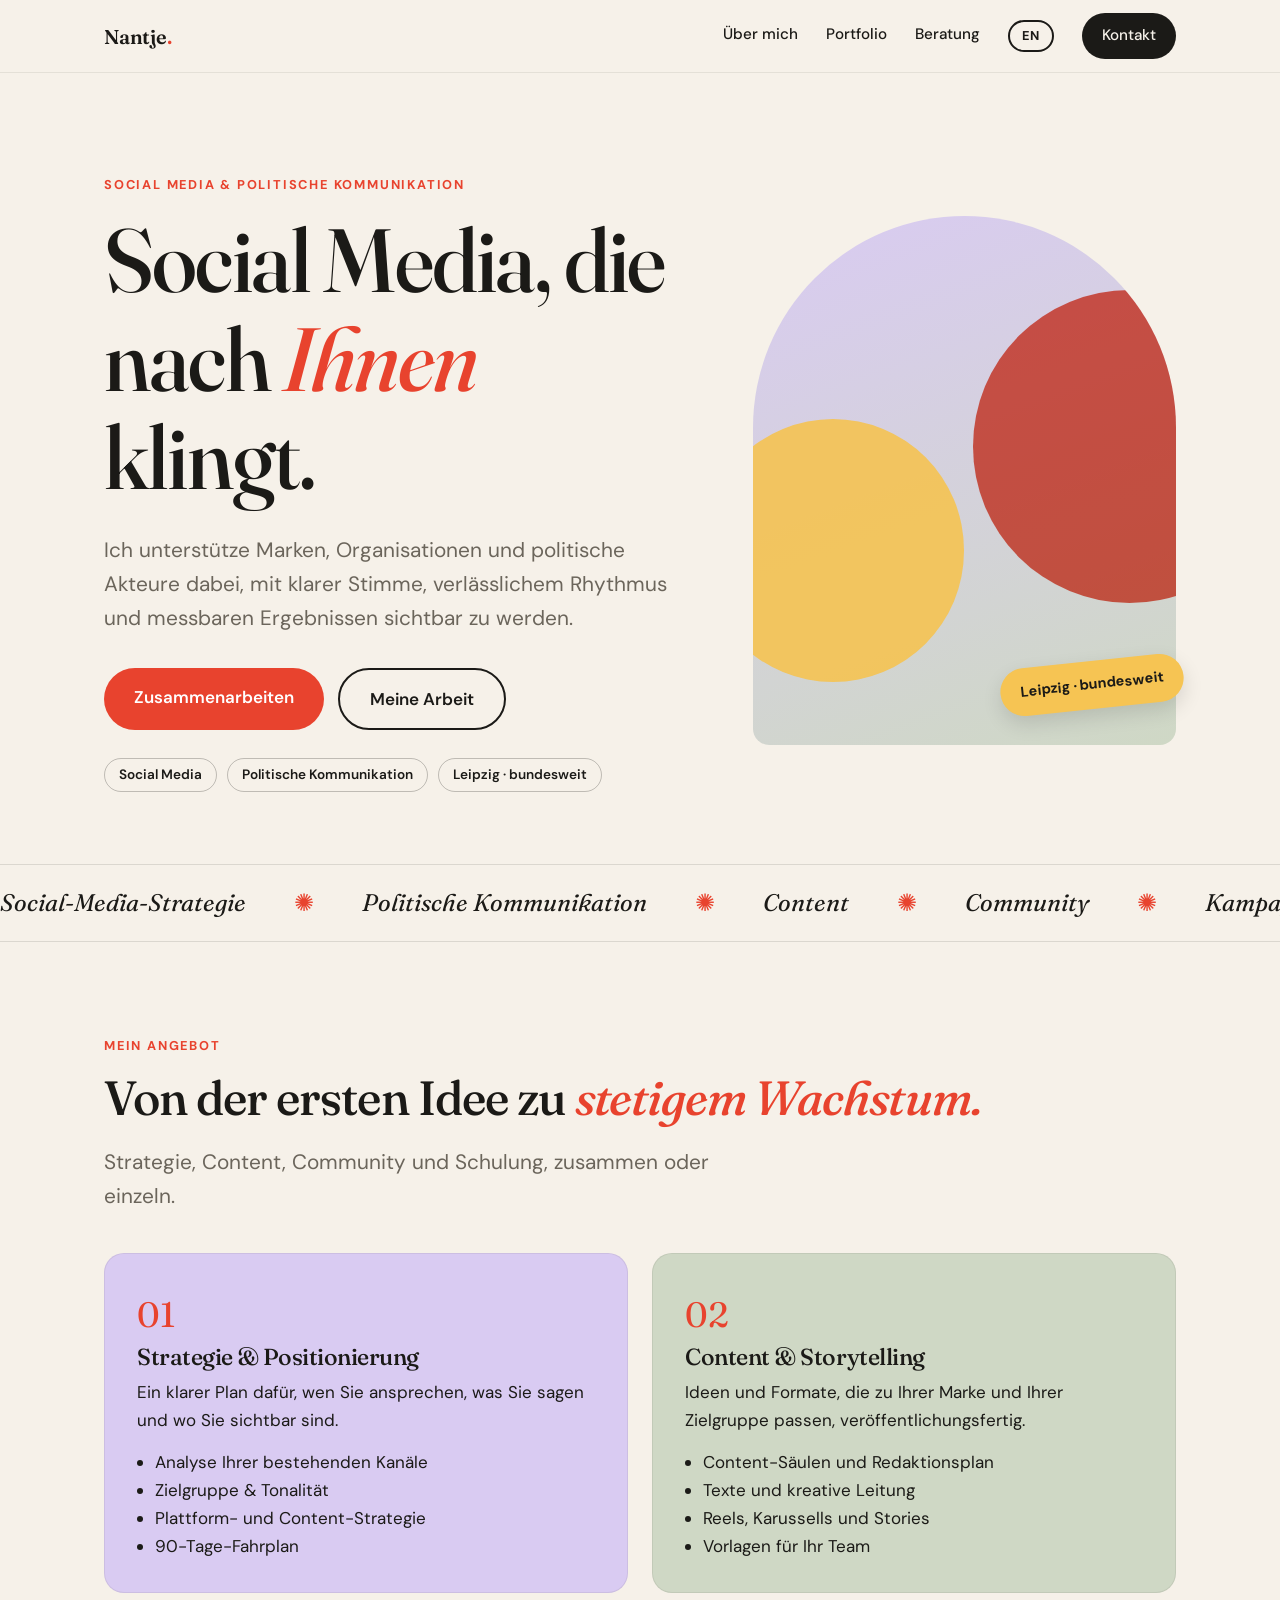
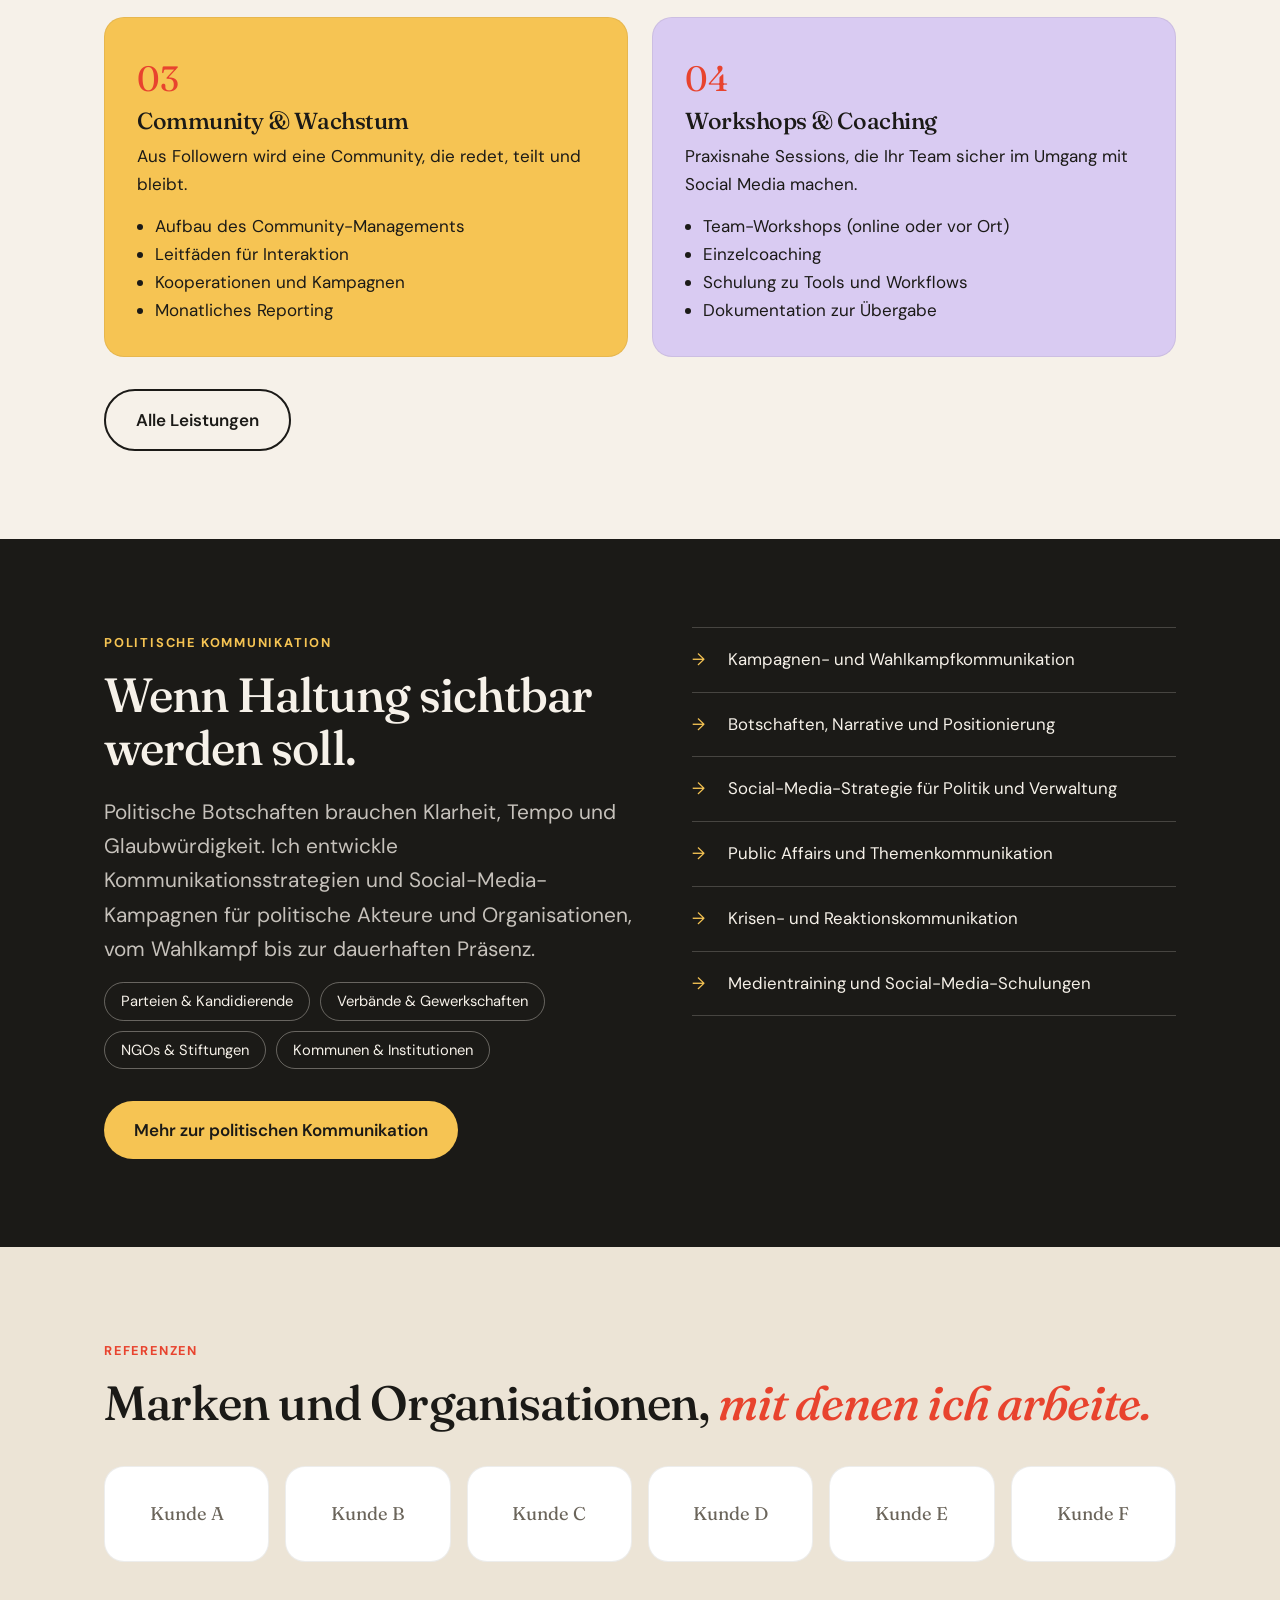
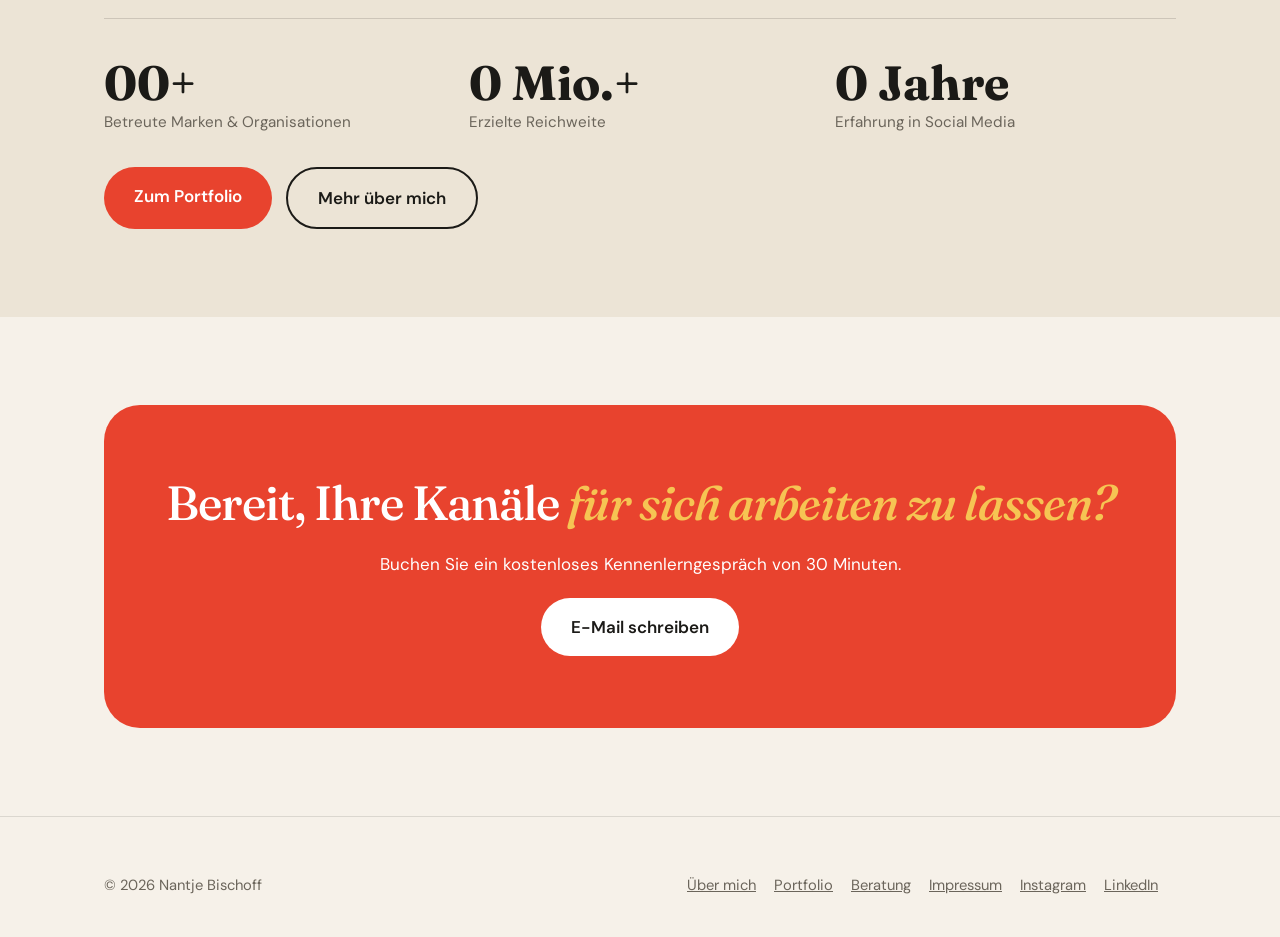
<file: index.html>
<!doctype html>
<html lang="de" data-lang="de">
<head>
<meta charset="utf-8">
<meta name="viewport" content="width=device-width,initial-scale=1">
<title>Nantje Bischoff · Social Media & Politische Kommunikation</title>
<meta name="description" content="Nantje Bischoff berät Marken, Organisationen und politische Akteure bei Social Media und politischer Kommunikation. Leipzig, bundesweit.">
<link rel="alternate" hreflang="de" href="/">
<link rel="alternate" hreflang="en" href="/en/">
<link rel="preconnect" href="https://fonts.googleapis.com">
<link rel="preconnect" href="https://fonts.gstatic.com" crossorigin>
<link href="https://fonts.googleapis.com/css2?family=DM+Sans:wght@400;500;700&family=Fraunces:ital,opsz,wght@0,9..144,400;0,9..144,500;0,9..144,600;1,9..144,400&display=swap" rel="stylesheet">
<link rel="stylesheet" href="/assets/style.css">
</head>
<body>
<header class="site"><div class="wrap">
  <a class="brand" href="/">Nantje<span>.</span></a>
  <button class="burger" aria-label="Menü">☰</button>
  <nav class="main">
    <a href="/ueber-mich">Über mich</a>
    <a href="/portfolio">Portfolio</a>
    <a href="/social-media-beratung">Beratung</a>
    <a class="lang" href="/en/" hreflang="en" lang="en" title="English">EN</a>
    <a class="cta" href="mailto:hello@example.com" data-site="email" data-attr="href" data-prefix="mailto:">Kontakt</a>
  </nav>
</div></header>

<main>
<section class="hero"><div class="wrap grid">
  <div>
    <span class="eyebrow" data-site="role">Social Media & Politische Kommunikation</span>
    <h1>Social Media, die nach <em>Ihnen</em> klingt.</h1>
    <p class="lead" data-site="intro">Ich unterstütze Marken, Organisationen und politische Akteure dabei, mit klarer Stimme, verlässlichem Rhythmus und messbaren Ergebnissen sichtbar zu werden.</p>
    <div class="row">
      <a class="btn" href="/social-media-beratung">Zusammenarbeiten</a>
      <a class="btn ghost" href="/portfolio">Meine Arbeit</a>
    </div>
    <div class="tags"><span>Social Media</span><span>Politische Kommunikation</span><span>Leipzig · bundesweit</span></div>
  </div>
  <div class="portrait-wrap">
    <div class="portrait" data-portrait><div class="ph"></div></div>
    <div class="sticker" data-site="location">Leipzig · bundesweit</div>
  </div>
</div></section>

<div class="marquee" aria-hidden="true"><div data-marquee><span>Social-Media-Strategie</span><span>Politische Kommunikation</span><span>Content</span><span>Community</span><span>Kampagnen</span><span>Storytelling</span><span>Workshops</span></div></div>

<section><div class="wrap">
  <span class="eyebrow">Mein Angebot</span>
  <h2>Von der ersten Idee zu <em>stetigem Wachstum.</em></h2>
  <p class="lead">Strategie, Content, Community und Schulung, zusammen oder einzeln.</p>
  <div class="cards" data-services></div>
  <div class="row"><a class="btn ghost" href="/social-media-beratung">Alle Leistungen</a></div>
</div></section>

<section class="political"><div class="wrap" data-political data-cta="/social-media-beratung#politik" data-cta-label="Mehr zur politischen Kommunikation"></div></section>

<section class="alt"><div class="wrap">
  <span class="eyebrow">Referenzen</span>
  <h2>Marken und Organisationen, <em>mit denen ich arbeite.</em></h2>
  <div class="clients" data-clients></div>
  <div class="stats after" data-stats></div>
  <div class="row"><a class="btn" href="/portfolio">Zum Portfolio</a><a class="btn ghost" href="/ueber-mich">Mehr über mich</a></div>
</div></section>

<section><div class="wrap">
  <div class="cta-band">
    <h2>Bereit, Ihre Kanäle <em>für sich arbeiten zu lassen?</em></h2>
    <p>Buchen Sie ein kostenloses Kennenlerngespräch von 30 Minuten.</p>
    <a class="btn" href="mailto:hello@example.com" data-site="email" data-attr="href" data-prefix="mailto:">E-Mail schreiben</a>
  </div>
</div></section>
</main>

<footer class="site"><div class="wrap">
  <div>© <span data-year></span> <span data-site="name">Nantje Bischoff</span></div>
  <div><a href="/ueber-mich">Über mich</a><a href="/portfolio">Portfolio</a><a href="/social-media-beratung">Beratung</a><a href="/impressum">Impressum</a><a data-site="instagram" data-attr="href" href="#" target="_blank" rel="noopener">Instagram</a><a data-site="linkedin" data-attr="href" href="#" target="_blank" rel="noopener">LinkedIn</a></div>
</div></footer>
<script src="/assets/app.js"></script>
</body>
</html>
</file>
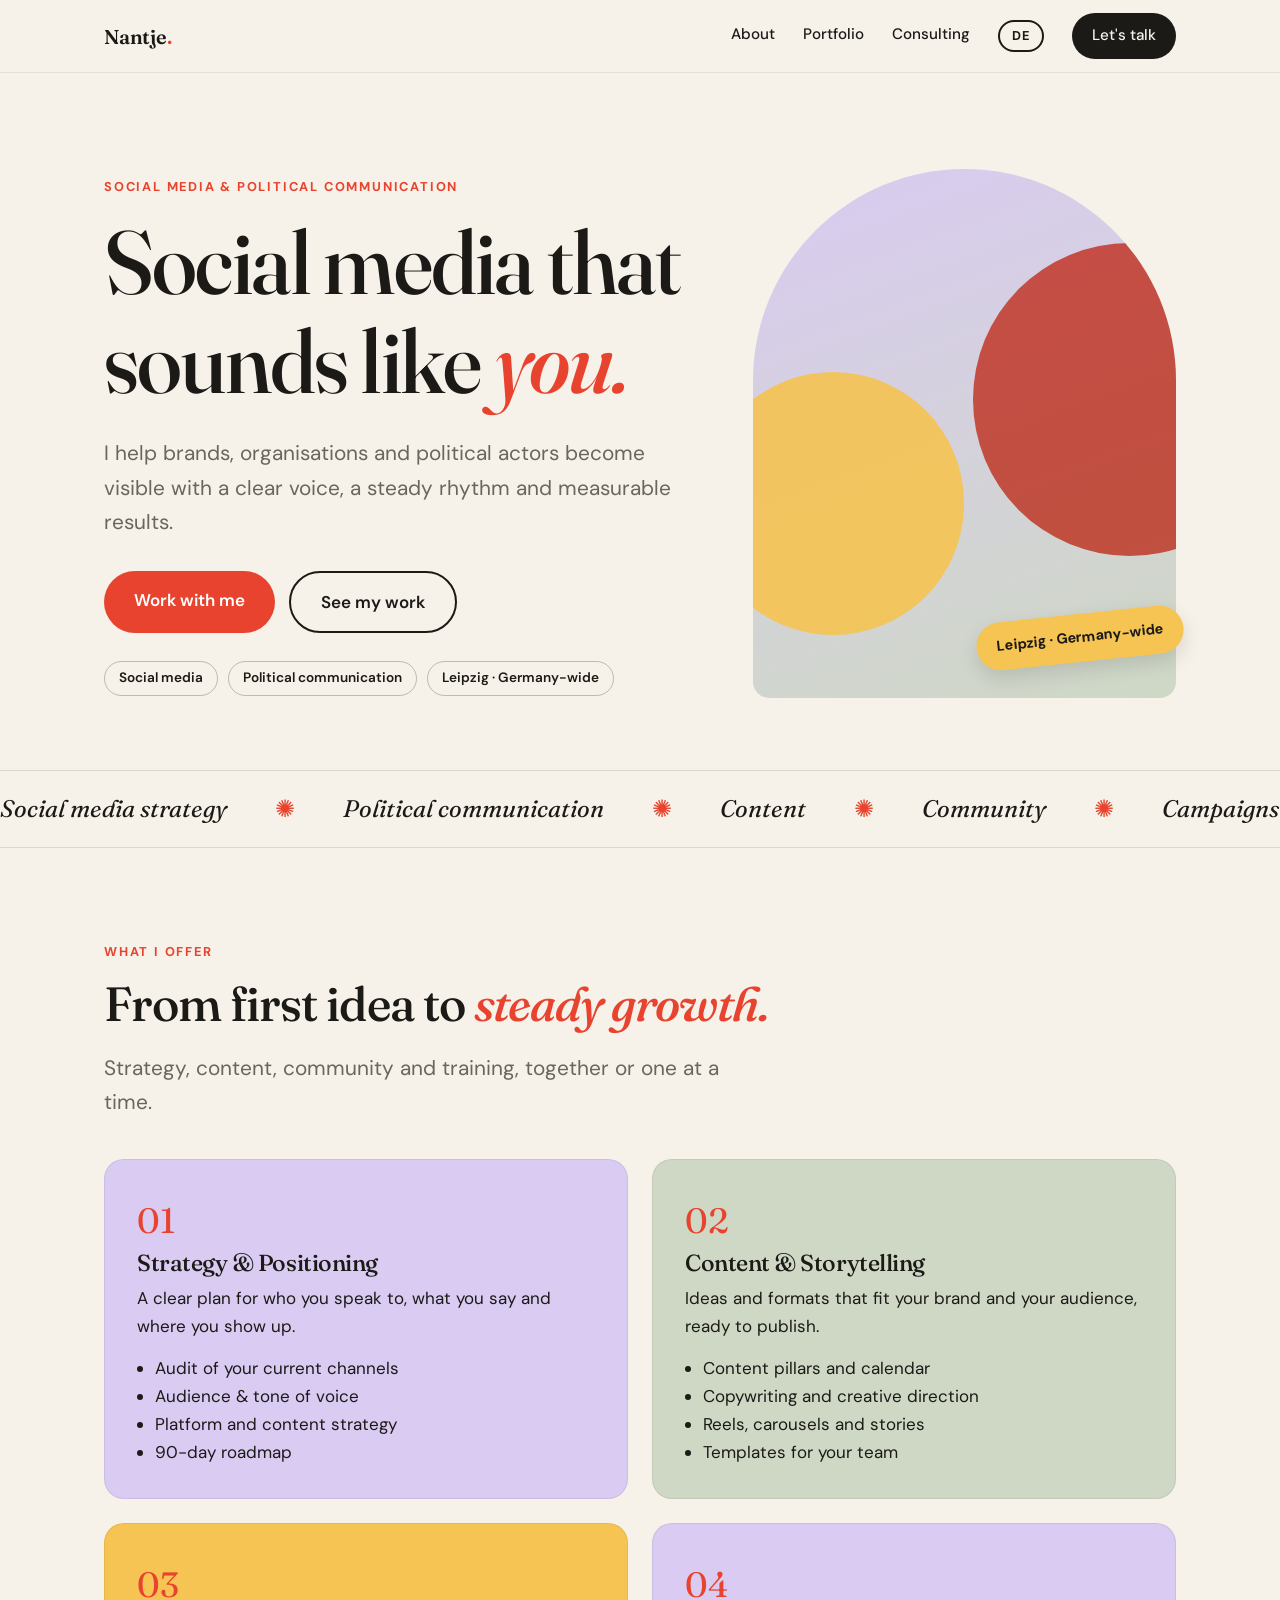
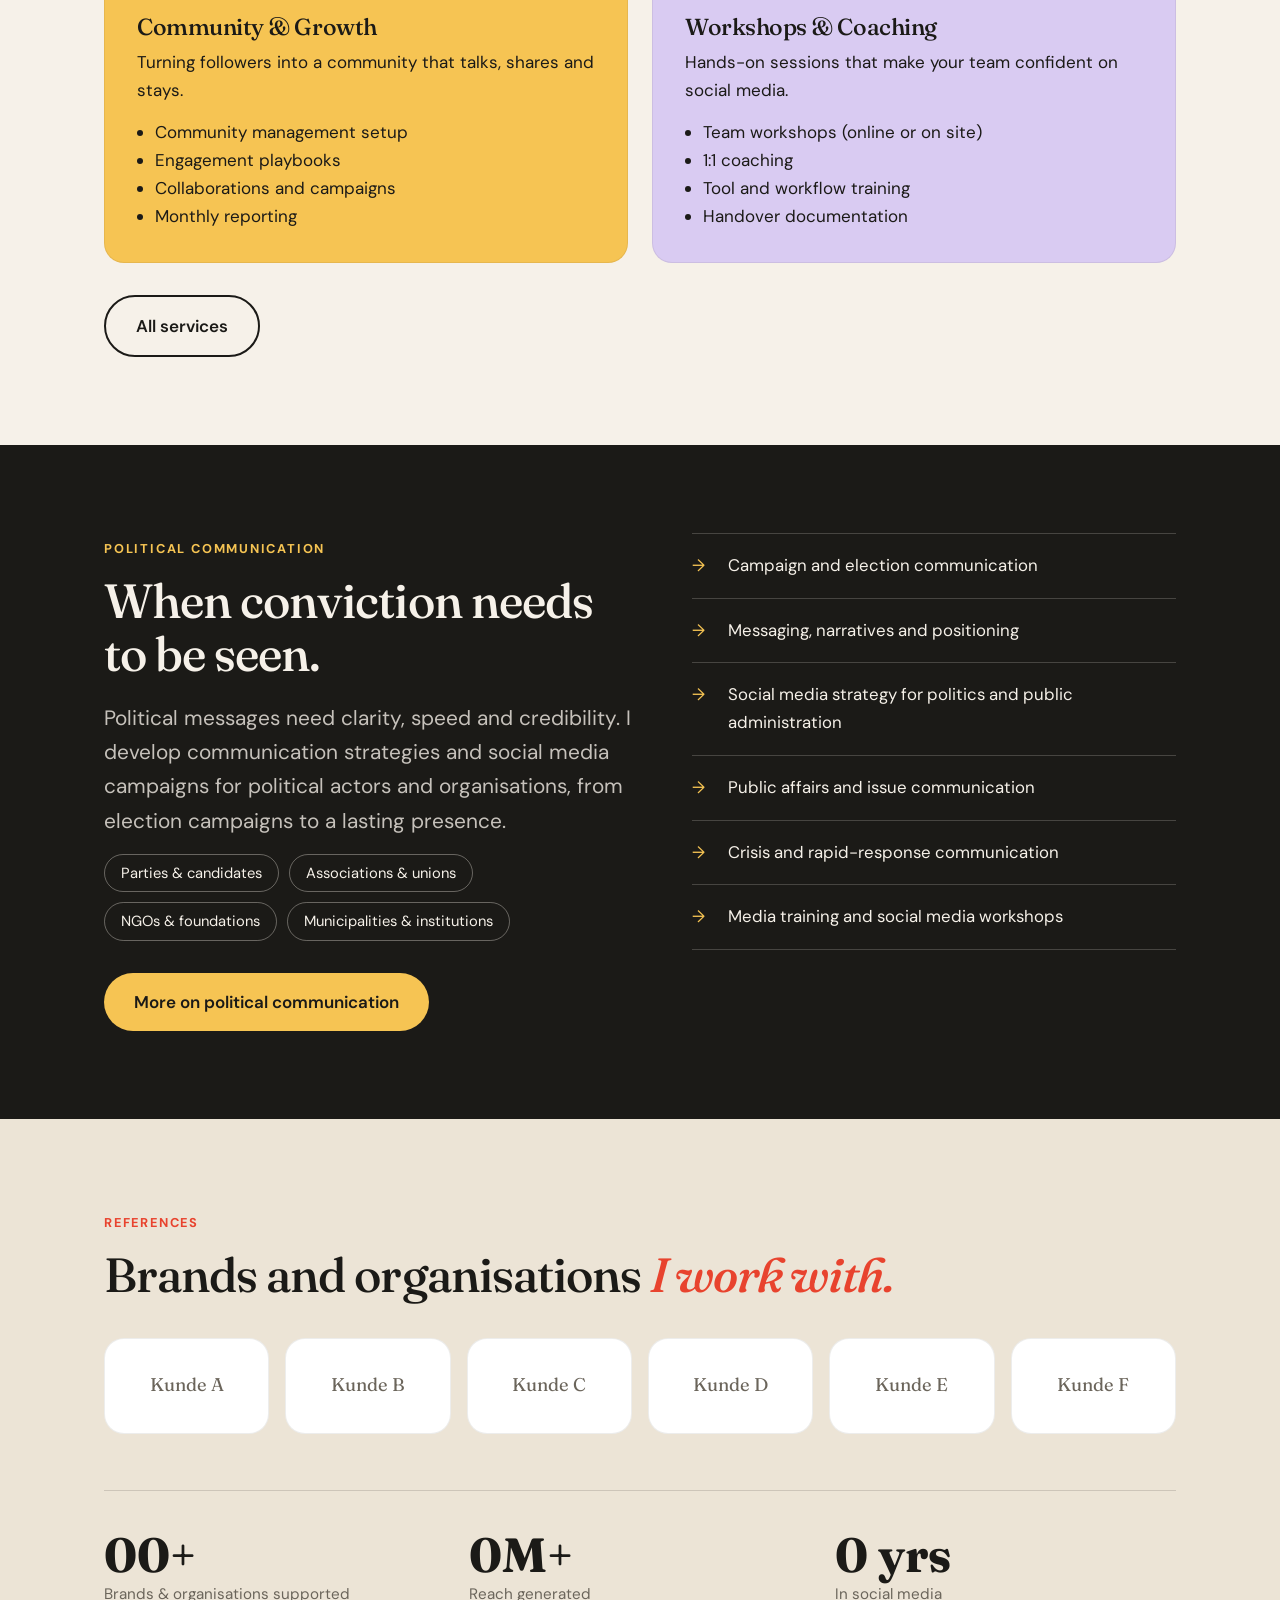
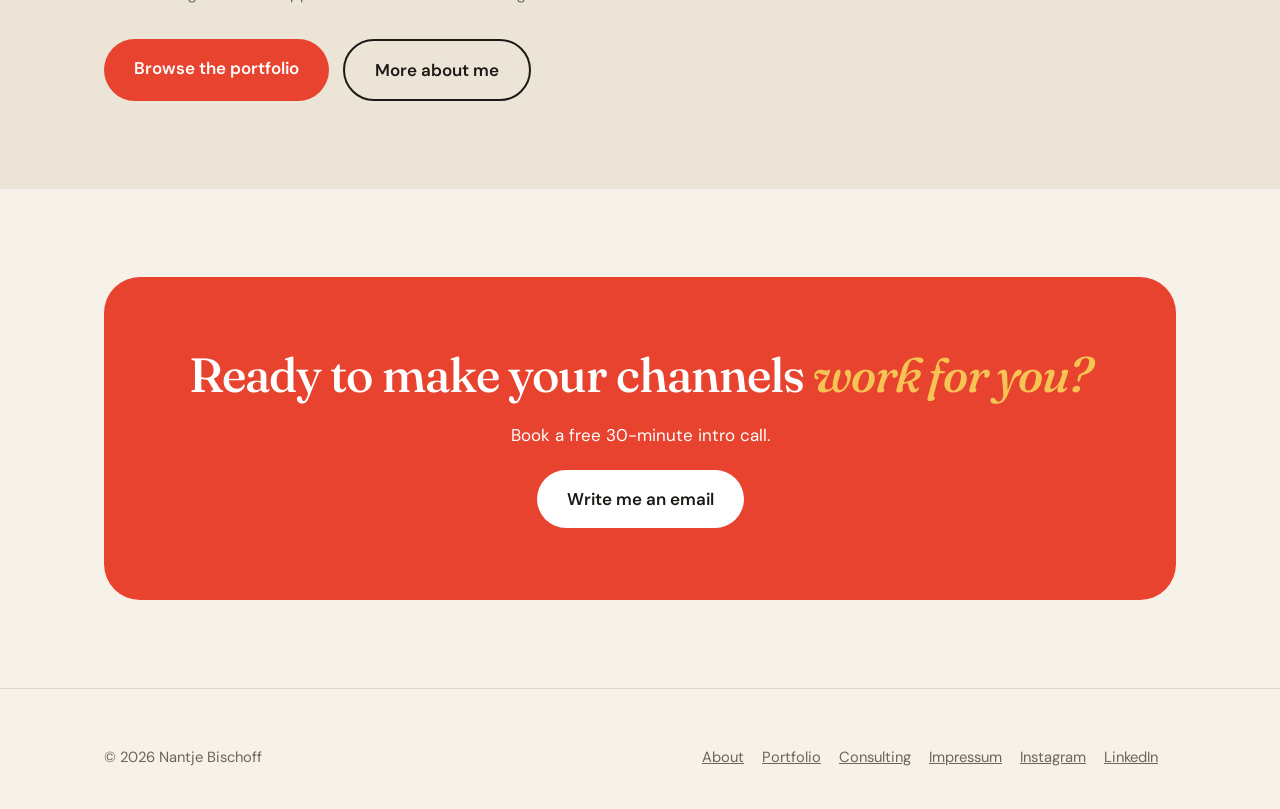
<file: en/index.html>
<!doctype html>
<html lang="en" data-lang="en">
<head>
<meta charset="utf-8">
<meta name="viewport" content="width=device-width,initial-scale=1">
<title>Nantje Bischoff · Social Media & Political Communication</title>
<meta name="description" content="Nantje Bischoff advises brands, organisations and political actors on social media and political communication. Based in Leipzig, working Germany-wide.">
<link rel="alternate" hreflang="de" href="/">
<link rel="alternate" hreflang="en" href="/en/">
<link rel="preconnect" href="https://fonts.googleapis.com">
<link rel="preconnect" href="https://fonts.gstatic.com" crossorigin>
<link href="https://fonts.googleapis.com/css2?family=DM+Sans:wght@400;500;700&family=Fraunces:ital,opsz,wght@0,9..144,400;0,9..144,500;0,9..144,600;1,9..144,400&display=swap" rel="stylesheet">
<link rel="stylesheet" href="/assets/style.css">
</head>
<body>
<header class="site"><div class="wrap">
  <a class="brand" href="/en/">Nantje<span>.</span></a>
  <button class="burger" aria-label="Menu">☰</button>
  <nav class="main">
    <a href="/en/about">About</a>
    <a href="/en/portfolio">Portfolio</a>
    <a href="/en/social-media-consulting">Consulting</a>
    <a class="lang" href="/" hreflang="de" lang="de" title="Deutsch">DE</a>
    <a class="cta" href="mailto:hello@example.com" data-site="email" data-attr="href" data-prefix="mailto:">Let's talk</a>
  </nav>
</div></header>

<main>
<section class="hero"><div class="wrap grid">
  <div>
    <span class="eyebrow" data-site="role">Social Media & Political Communication</span>
    <h1>Social media that sounds like <em>you.</em></h1>
    <p class="lead" data-site="intro">I help brands, organisations and political actors become visible with a clear voice, a steady rhythm and measurable results.</p>
    <div class="row">
      <a class="btn" href="/en/social-media-consulting">Work with me</a>
      <a class="btn ghost" href="/en/portfolio">See my work</a>
    </div>
    <div class="tags"><span>Social media</span><span>Political communication</span><span>Leipzig · Germany-wide</span></div>
  </div>
  <div class="portrait-wrap">
    <div class="portrait" data-portrait><div class="ph"></div></div>
    <div class="sticker" data-site="location">Leipzig · Germany-wide</div>
  </div>
</div></section>

<div class="marquee" aria-hidden="true"><div data-marquee><span>Social media strategy</span><span>Political communication</span><span>Content</span><span>Community</span><span>Campaigns</span><span>Storytelling</span><span>Workshops</span></div></div>

<section><div class="wrap">
  <span class="eyebrow">What I offer</span>
  <h2>From first idea to <em>steady growth.</em></h2>
  <p class="lead">Strategy, content, community and training, together or one at a time.</p>
  <div class="cards" data-services></div>
  <div class="row"><a class="btn ghost" href="/en/social-media-consulting">All services</a></div>
</div></section>

<section class="political"><div class="wrap" data-political data-cta="/en/social-media-consulting#politik" data-cta-label="More on political communication"></div></section>

<section class="alt"><div class="wrap">
  <span class="eyebrow">References</span>
  <h2>Brands and organisations <em>I work with.</em></h2>
  <div class="clients" data-clients></div>
  <div class="stats after" data-stats></div>
  <div class="row"><a class="btn" href="/en/portfolio">Browse the portfolio</a><a class="btn ghost" href="/en/about">More about me</a></div>
</div></section>

<section><div class="wrap">
  <div class="cta-band">
    <h2>Ready to make your channels <em>work for you?</em></h2>
    <p>Book a free 30-minute intro call.</p>
    <a class="btn" href="mailto:hello@example.com" data-site="email" data-attr="href" data-prefix="mailto:">Write me an email</a>
  </div>
</div></section>
</main>

<footer class="site"><div class="wrap">
  <div>© <span data-year></span> <span data-site="name">Nantje Bischoff</span></div>
  <div><a href="/en/about">About</a><a href="/en/portfolio">Portfolio</a><a href="/en/social-media-consulting">Consulting</a><a href="/en/impressum">Impressum</a><a data-site="instagram" data-attr="href" href="#" target="_blank" rel="noopener">Instagram</a><a data-site="linkedin" data-attr="href" href="#" target="_blank" rel="noopener">LinkedIn</a></div>
</div></footer>
<script src="/assets/app.js"></script>
</body>
</html>
</file>
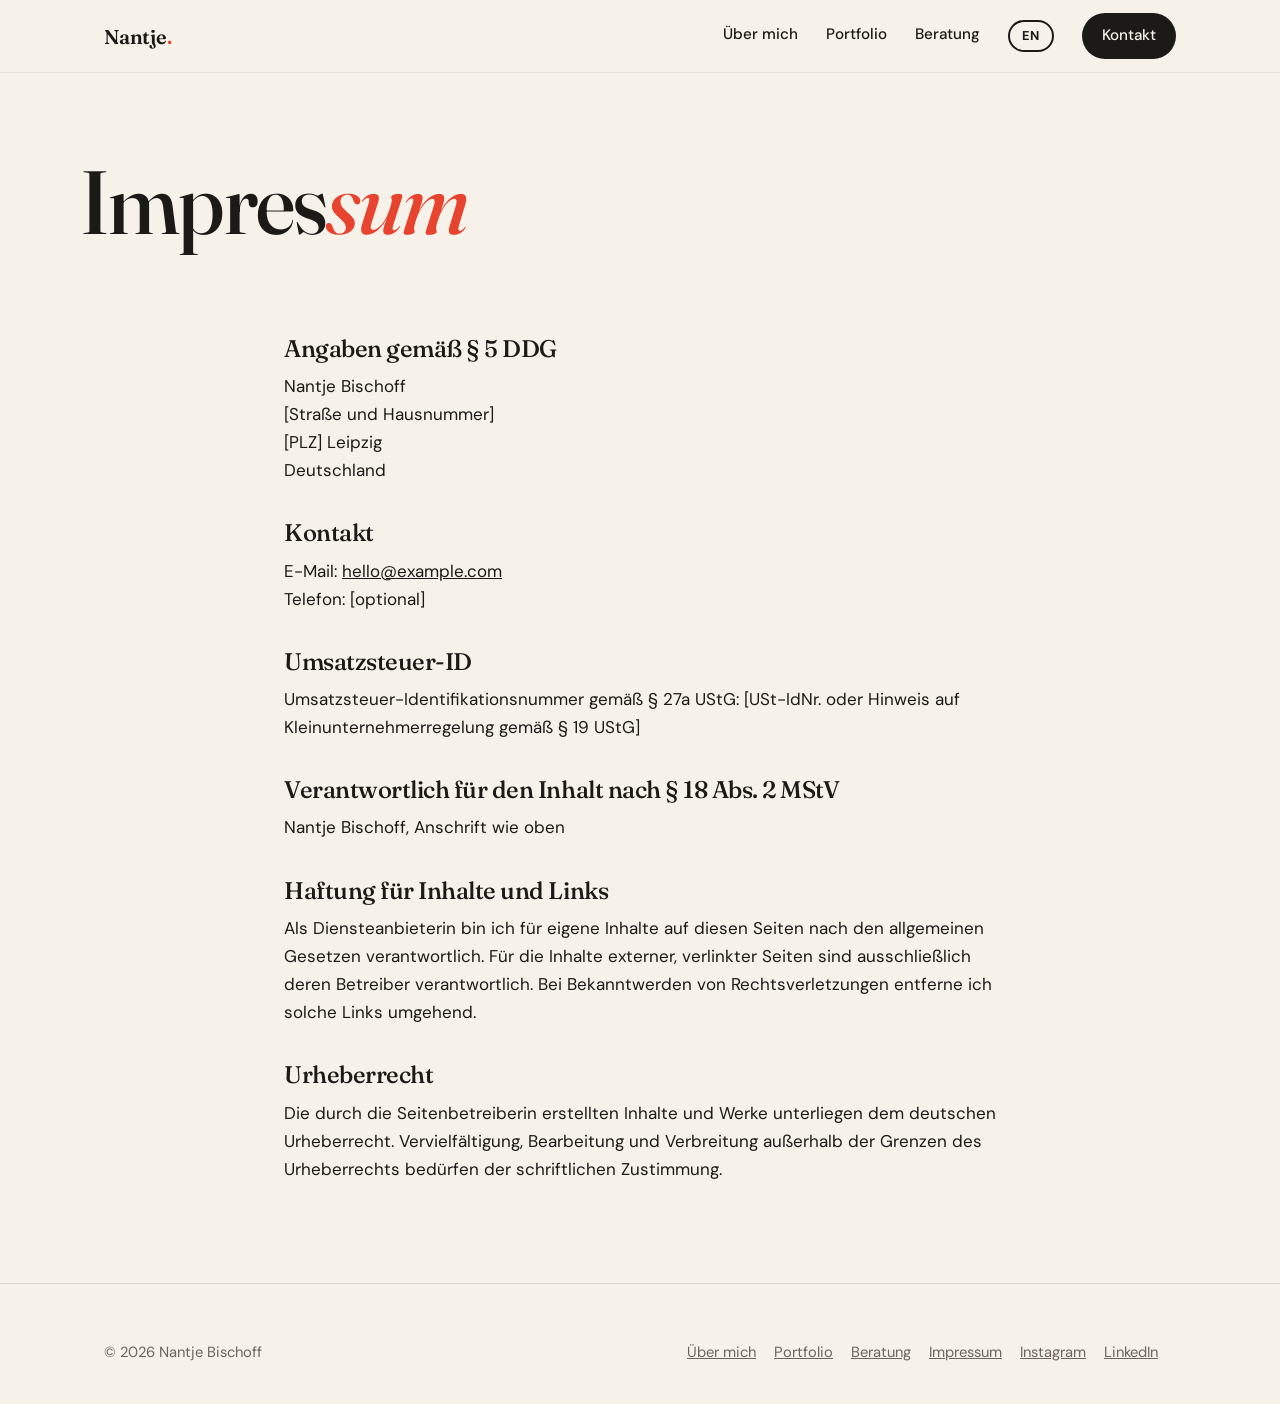
<file: impressum.html>
<!doctype html>
<html lang="de" data-lang="de">
<head>
<meta charset="utf-8">
<meta name="viewport" content="width=device-width,initial-scale=1">
<title>Impressum · Nantje Bischoff</title>
<meta name="description" content="Impressum von Nantje Bischoff.">
<meta name="robots" content="noindex">
<link rel="alternate" hreflang="de" href="/impressum">
<link rel="alternate" hreflang="en" href="/en/impressum">
<link rel="preconnect" href="https://fonts.googleapis.com">
<link rel="preconnect" href="https://fonts.gstatic.com" crossorigin>
<link href="https://fonts.googleapis.com/css2?family=DM+Sans:wght@400;500;700&family=Fraunces:ital,opsz,wght@0,9..144,400;0,9..144,500;0,9..144,600;1,9..144,400&display=swap" rel="stylesheet">
<link rel="stylesheet" href="/assets/style.css">
</head>
<body>
<header class="site"><div class="wrap">
  <a class="brand" href="/">Nantje<span>.</span></a>
  <button class="burger" aria-label="Menü">☰</button>
  <nav class="main">
    <a href="/ueber-mich">Über mich</a>
    <a href="/portfolio">Portfolio</a>
    <a href="/social-media-beratung">Beratung</a>
    <a class="lang" href="/en/impressum" hreflang="en" lang="en" title="English">EN</a>
    <a class="cta" href="mailto:hello@example.com" data-site="email" data-attr="href" data-prefix="mailto:">Kontakt</a>
  </nav>
</div></header>

<main>
<div class="wrap page-head"><h1>Impres<em>sum</em></h1></div>
<section style="padding-top:24px"><div class="wrap legal" style="max-width:760px">

<h2>Angaben gemäß § 5 DDG</h2>
<address>
Nantje Bischoff<br>
[Straße und Hausnummer]<br>
[PLZ] Leipzig<br>
Deutschland
</address>

<h2>Kontakt</h2>
<p>E-Mail: <a data-site="email" data-attr="href" data-prefix="mailto:" href="mailto:hello@example.com"><span data-site="email">hello@example.com</span></a><br>
Telefon: [optional]</p>

<h2>Umsatzsteuer-ID</h2>
<p>Umsatzsteuer-Identifikationsnummer gemäß § 27a UStG: [USt-IdNr. oder Hinweis auf Kleinunternehmerregelung gemäß § 19 UStG]</p>

<h2>Verantwortlich für den Inhalt nach § 18 Abs. 2 MStV</h2>
<address>Nantje Bischoff, Anschrift wie oben</address>

<h2>Haftung für Inhalte und Links</h2>
<p>Als Diensteanbieterin bin ich für eigene Inhalte auf diesen Seiten nach den allgemeinen Gesetzen verantwortlich. Für die Inhalte externer, verlinkter Seiten sind ausschließlich deren Betreiber verantwortlich. Bei Bekanntwerden von Rechtsverletzungen entferne ich solche Links umgehend.</p>

<h2>Urheberrecht</h2>
<p>Die durch die Seitenbetreiberin erstellten Inhalte und Werke unterliegen dem deutschen Urheberrecht. Vervielfältigung, Bearbeitung und Verbreitung außerhalb der Grenzen des Urheberrechts bedürfen der schriftlichen Zustimmung.</p>

</div></section>
</main>

<footer class="site"><div class="wrap">
  <div>© <span data-year></span> <span data-site="name">Nantje Bischoff</span></div>
  <div><a href="/ueber-mich">Über mich</a><a href="/portfolio">Portfolio</a><a href="/social-media-beratung">Beratung</a><a href="/impressum">Impressum</a><a data-site="instagram" data-attr="href" href="#" target="_blank" rel="noopener">Instagram</a><a data-site="linkedin" data-attr="href" href="#" target="_blank" rel="noopener">LinkedIn</a></div>
</div></footer>
<script src="/assets/app.js"></script>
</body>
</html>
</file>
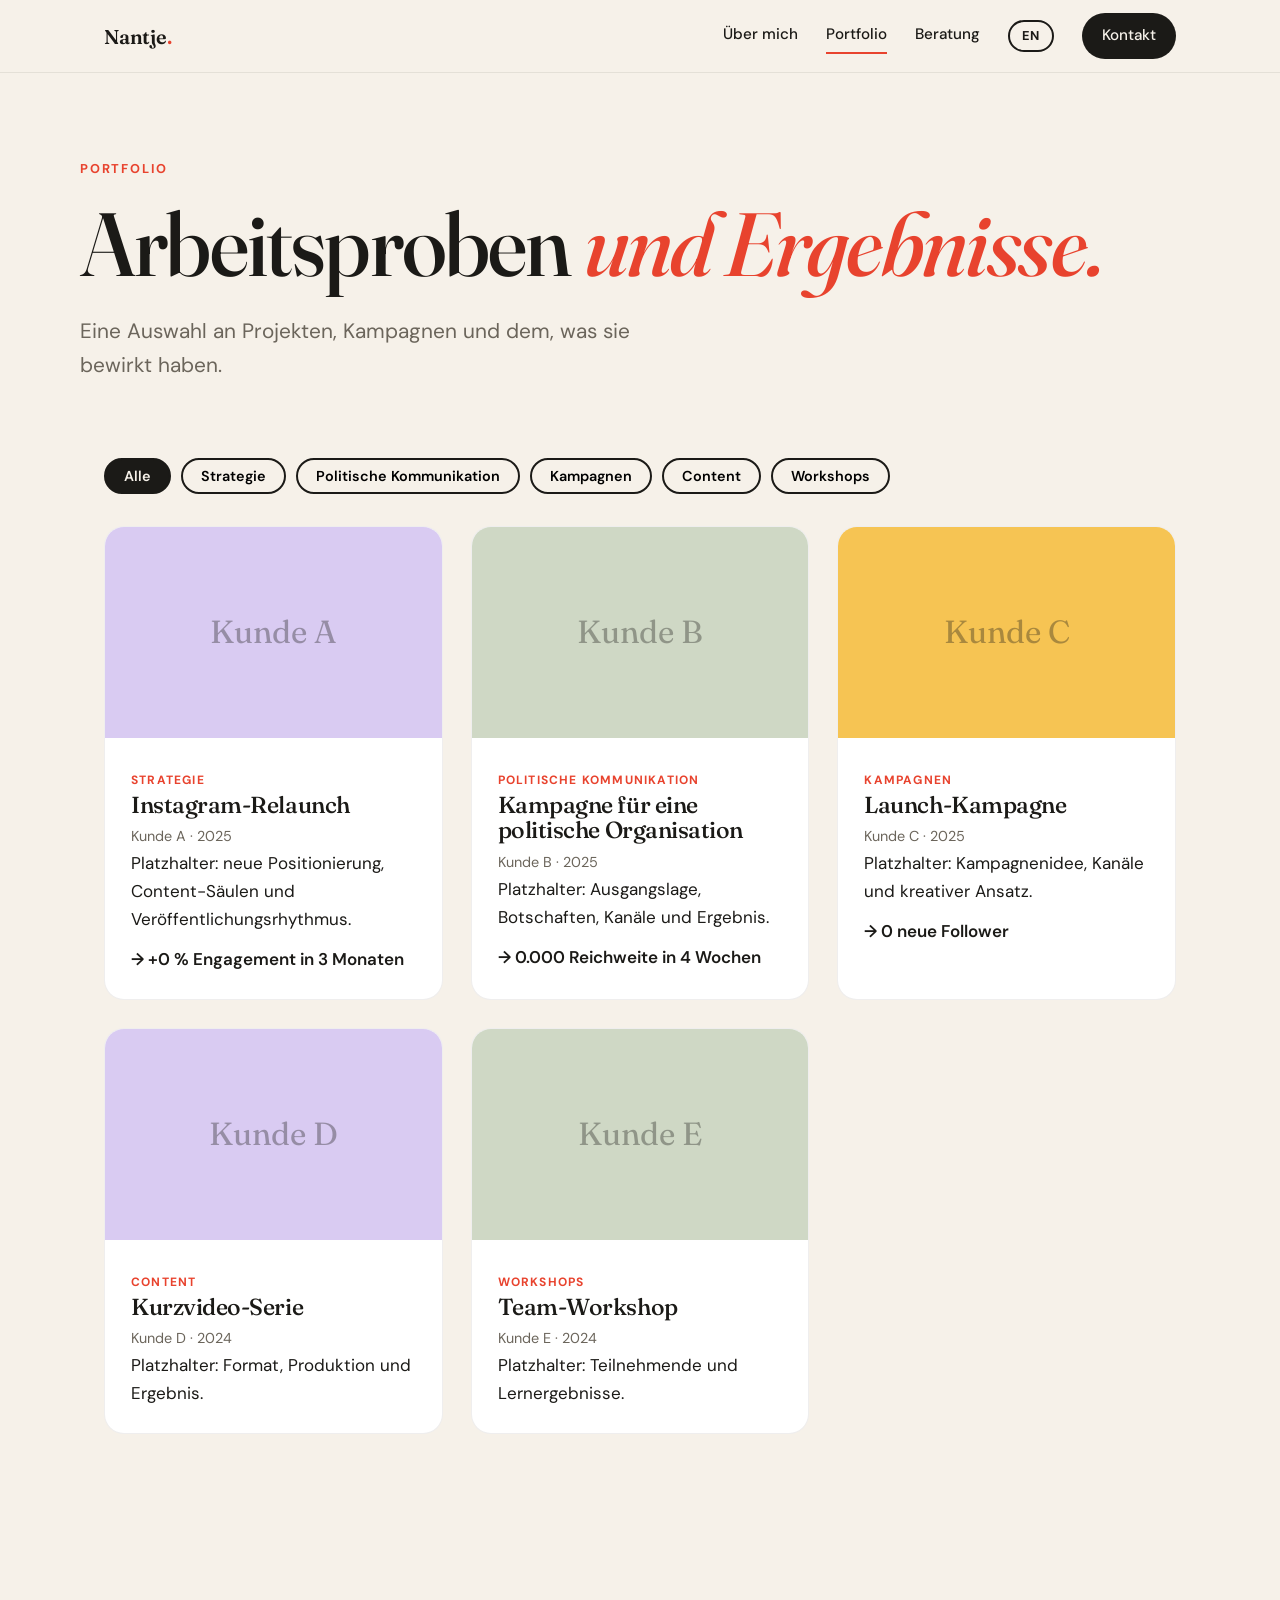
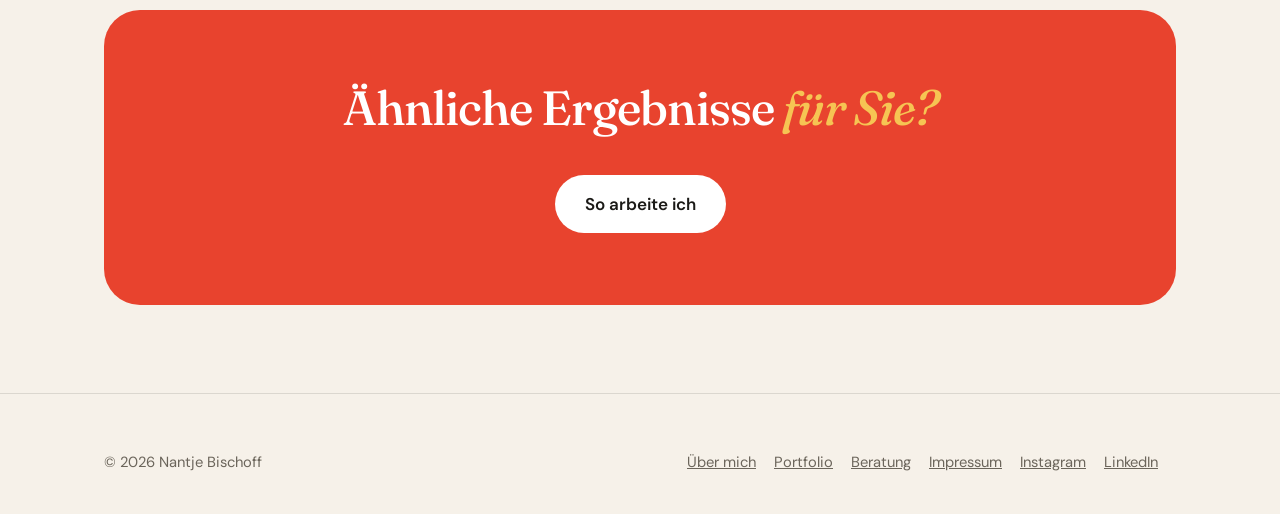
<file: portfolio.html>
<!doctype html>
<html lang="de" data-lang="de">
<head>
<meta charset="utf-8">
<meta name="viewport" content="width=device-width,initial-scale=1">
<title>Portfolio · Nantje Bischoff</title>
<meta name="description" content="Ausgewählte Projekte in Social Media und politischer Kommunikation von Nantje Bischoff.">
<link rel="alternate" hreflang="de" href="/portfolio">
<link rel="alternate" hreflang="en" href="/en/portfolio">
<link rel="preconnect" href="https://fonts.googleapis.com">
<link rel="preconnect" href="https://fonts.gstatic.com" crossorigin>
<link href="https://fonts.googleapis.com/css2?family=DM+Sans:wght@400;500;700&family=Fraunces:ital,opsz,wght@0,9..144,400;0,9..144,500;0,9..144,600;1,9..144,400&display=swap" rel="stylesheet">
<link rel="stylesheet" href="/assets/style.css">
</head>
<body>
<header class="site"><div class="wrap">
  <a class="brand" href="/">Nantje<span>.</span></a>
  <button class="burger" aria-label="Menü">☰</button>
  <nav class="main">
    <a href="/ueber-mich">Über mich</a>
    <a href="/portfolio" aria-current="page">Portfolio</a>
    <a href="/social-media-beratung">Beratung</a>
    <a class="lang" href="/en/portfolio" hreflang="en" lang="en" title="English">EN</a>
    <a class="cta" href="mailto:hello@example.com" data-site="email" data-attr="href" data-prefix="mailto:">Kontakt</a>
  </nav>
</div></header>

<main>
<div class="wrap page-head">
  <span class="eyebrow">Portfolio</span>
  <h1>Arbeitsproben <em>und Ergebnisse.</em></h1>
  <p class="lead" style="margin-top:20px">Eine Auswahl an Projekten, Kampagnen und dem, was sie bewirkt haben.</p>
</div>

<section style="padding-top:24px"><div class="wrap">
  <div class="filters" data-filters></div>
  <div class="work" data-work></div>
</div></section>

<section><div class="wrap">
  <div class="cta-band">
    <h2>Ähnliche Ergebnisse <em>für Sie?</em></h2>
    <a class="btn" href="/social-media-beratung">So arbeite ich</a>
  </div>
</div></section>
</main>

<footer class="site"><div class="wrap">
  <div>© <span data-year></span> <span data-site="name">Nantje Bischoff</span></div>
  <div><a href="/ueber-mich">Über mich</a><a href="/portfolio">Portfolio</a><a href="/social-media-beratung">Beratung</a><a href="/impressum">Impressum</a><a data-site="instagram" data-attr="href" href="#" target="_blank" rel="noopener">Instagram</a><a data-site="linkedin" data-attr="href" href="#" target="_blank" rel="noopener">LinkedIn</a></div>
</div></footer>
<script src="/assets/app.js"></script>
</body>
</html>
</file>
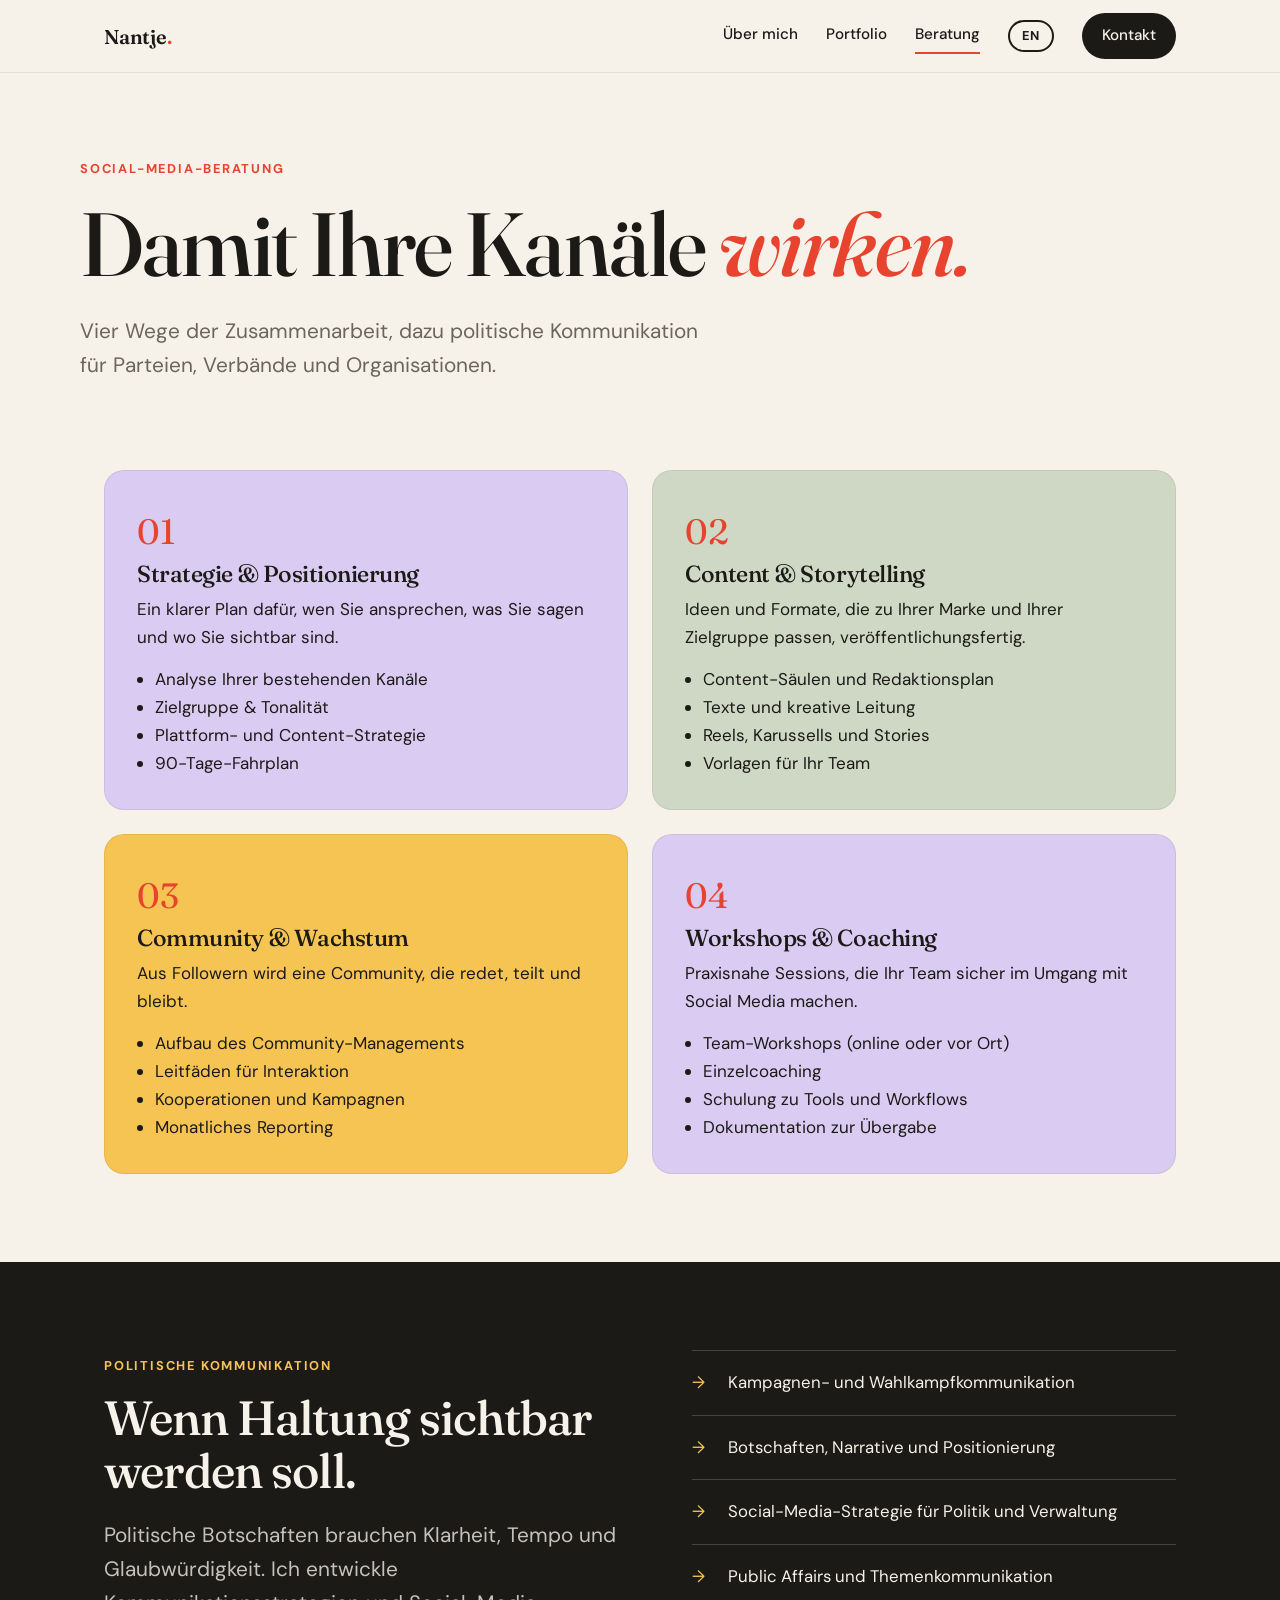
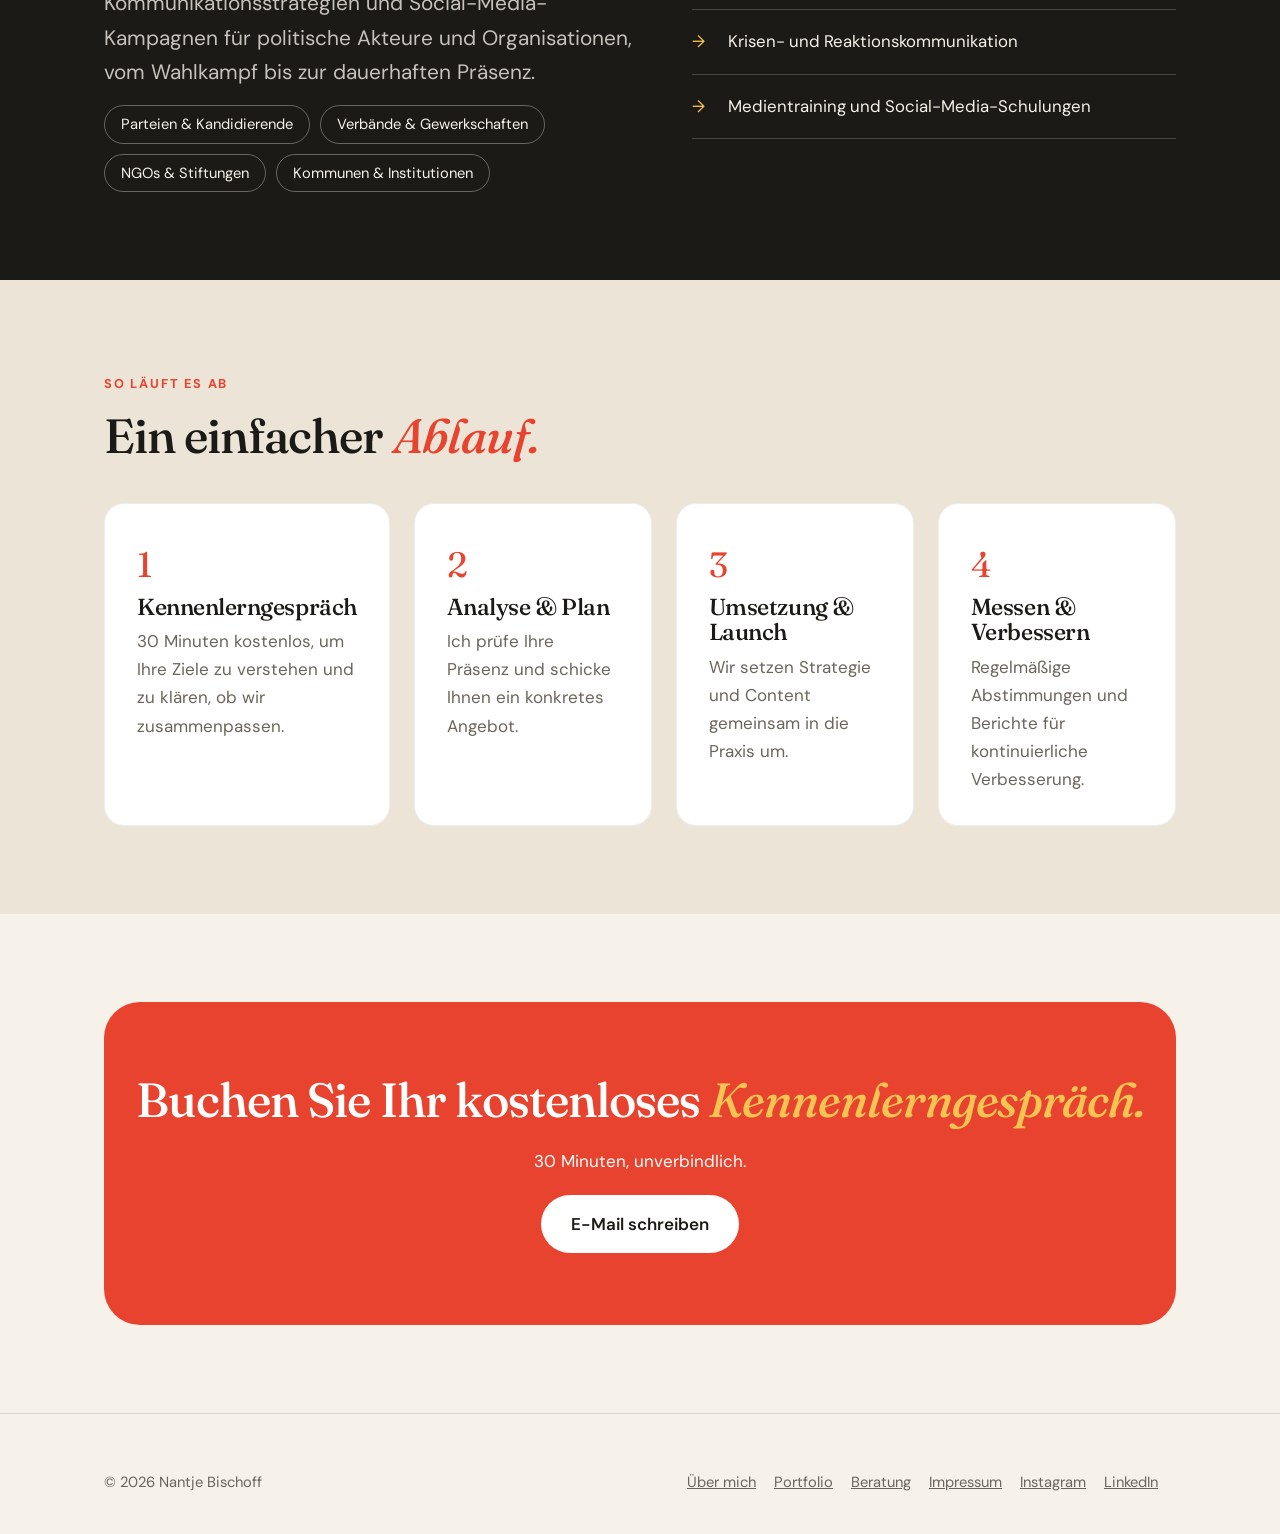
<file: social-media-beratung.html>
<!doctype html>
<html lang="de" data-lang="de">
<head>
<meta charset="utf-8">
<meta name="viewport" content="width=device-width,initial-scale=1">
<title>Social-Media-Beratung · Nantje Bischoff</title>
<meta name="description" content="Social-Media-Strategie, politische Kommunikation, Content, Community und Workshops mit Nantje Bischoff.">
<link rel="alternate" hreflang="de" href="/social-media-beratung">
<link rel="alternate" hreflang="en" href="/en/social-media-consulting">
<link rel="preconnect" href="https://fonts.googleapis.com">
<link rel="preconnect" href="https://fonts.gstatic.com" crossorigin>
<link href="https://fonts.googleapis.com/css2?family=DM+Sans:wght@400;500;700&family=Fraunces:ital,opsz,wght@0,9..144,400;0,9..144,500;0,9..144,600;1,9..144,400&display=swap" rel="stylesheet">
<link rel="stylesheet" href="/assets/style.css">
</head>
<body>
<header class="site"><div class="wrap">
  <a class="brand" href="/">Nantje<span>.</span></a>
  <button class="burger" aria-label="Menü">☰</button>
  <nav class="main">
    <a href="/ueber-mich">Über mich</a>
    <a href="/portfolio">Portfolio</a>
    <a href="/social-media-beratung" aria-current="page">Beratung</a>
    <a class="lang" href="/en/social-media-consulting" hreflang="en" lang="en" title="English">EN</a>
    <a class="cta" href="mailto:hello@example.com" data-site="email" data-attr="href" data-prefix="mailto:">Kontakt</a>
  </nav>
</div></header>

<main>
<div class="wrap page-head">
  <span class="eyebrow">Social-Media-Beratung</span>
  <h1>Damit Ihre Kanäle <em>wirken.</em></h1>
  <p class="lead" style="margin-top:20px">Vier Wege der Zusammenarbeit, dazu politische Kommunikation für Parteien, Verbände und Organisationen.</p>
</div>

<section style="padding-top:24px"><div class="wrap"><div class="cards" data-services></div></div></section>

<section class="political" id="politik"><div class="wrap" data-political></div></section>

<section class="alt"><div class="wrap">
  <span class="eyebrow">So läuft es ab</span>
  <h2>Ein einfacher <em>Ablauf.</em></h2>
  <div class="cards" data-steps></div>
</div></section>

<section><div class="wrap">
  <div class="cta-band">
    <h2>Buchen Sie Ihr kostenloses <em>Kennenlerngespräch.</em></h2>
    <p>30 Minuten, unverbindlich.</p>
    <a class="btn" href="mailto:hello@example.com" data-site="email" data-attr="href" data-prefix="mailto:">E-Mail schreiben</a>
  </div>
</div></section>
</main>

<footer class="site"><div class="wrap">
  <div>© <span data-year></span> <span data-site="name">Nantje Bischoff</span></div>
  <div><a href="/ueber-mich">Über mich</a><a href="/portfolio">Portfolio</a><a href="/social-media-beratung">Beratung</a><a href="/impressum">Impressum</a><a data-site="instagram" data-attr="href" href="#" target="_blank" rel="noopener">Instagram</a><a data-site="linkedin" data-attr="href" href="#" target="_blank" rel="noopener">LinkedIn</a></div>
</div></footer>
<script src="/assets/app.js"></script>
</body>
</html>
</file>
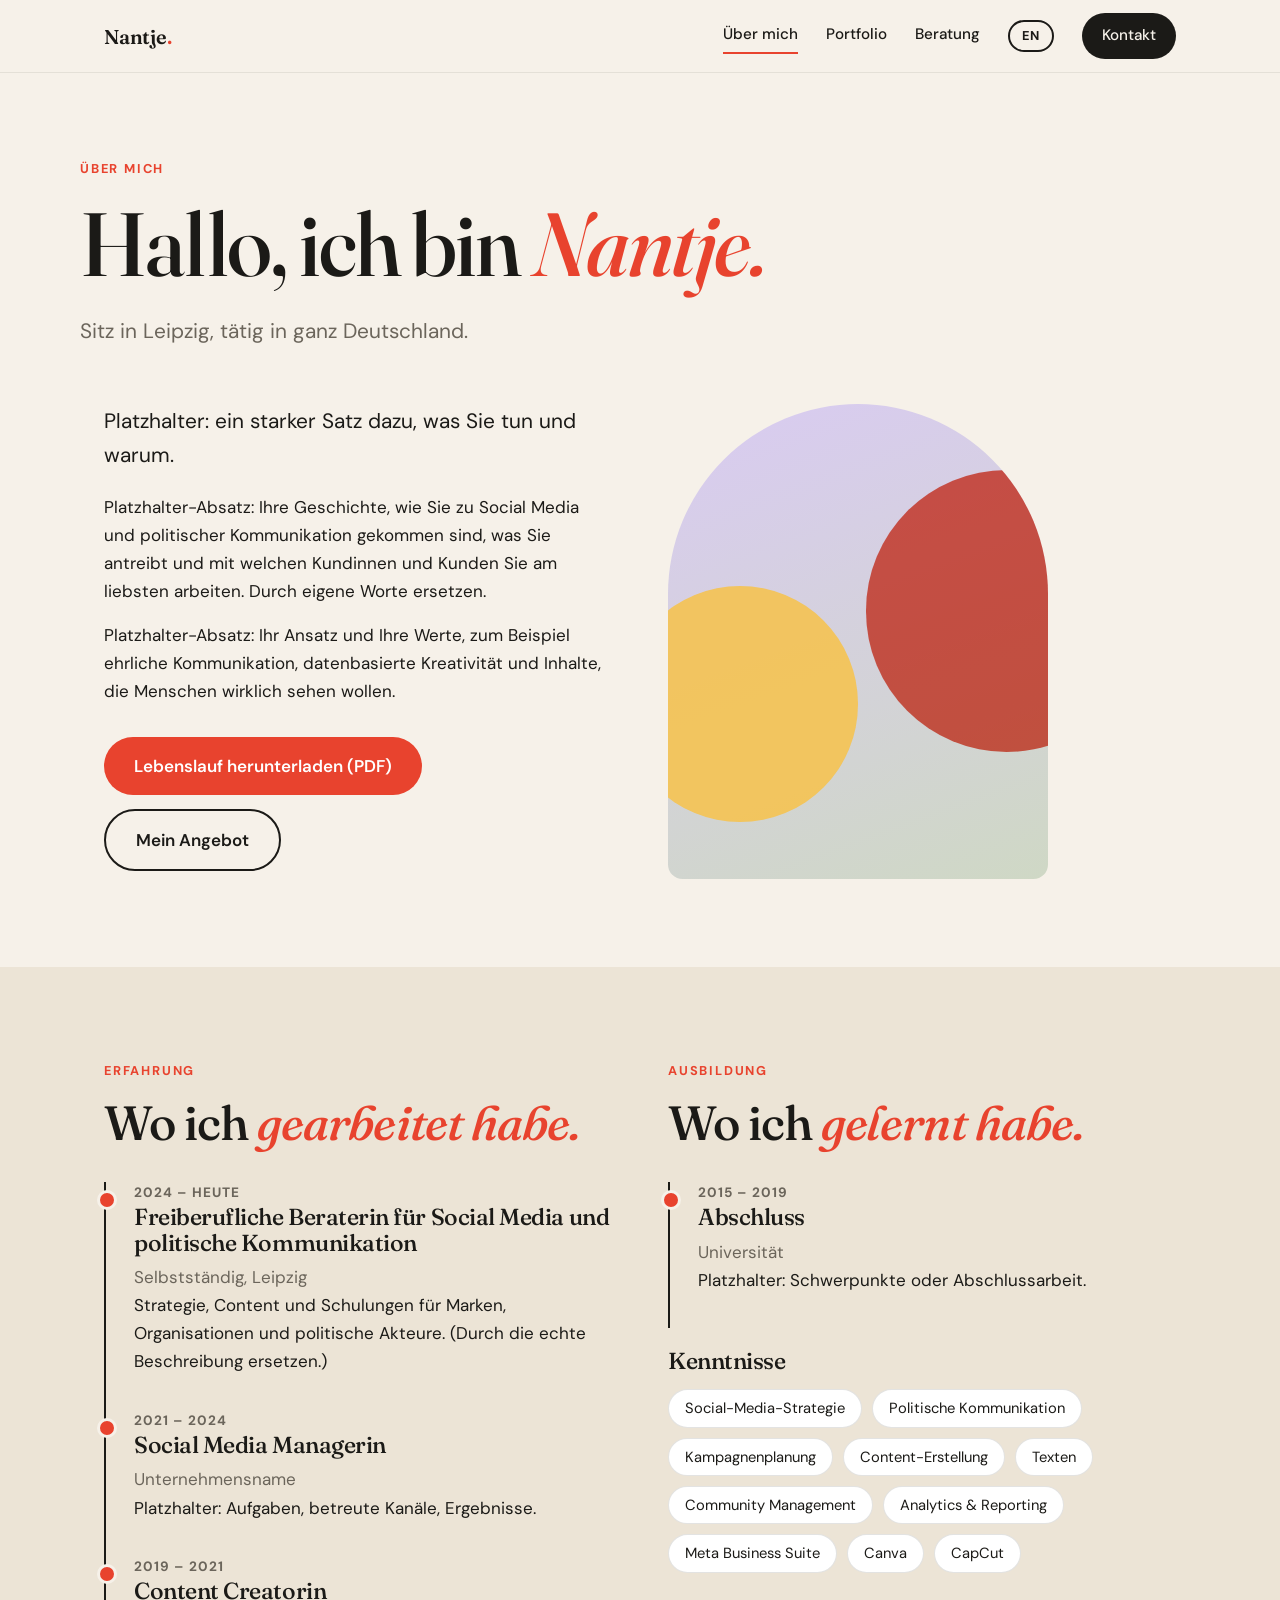
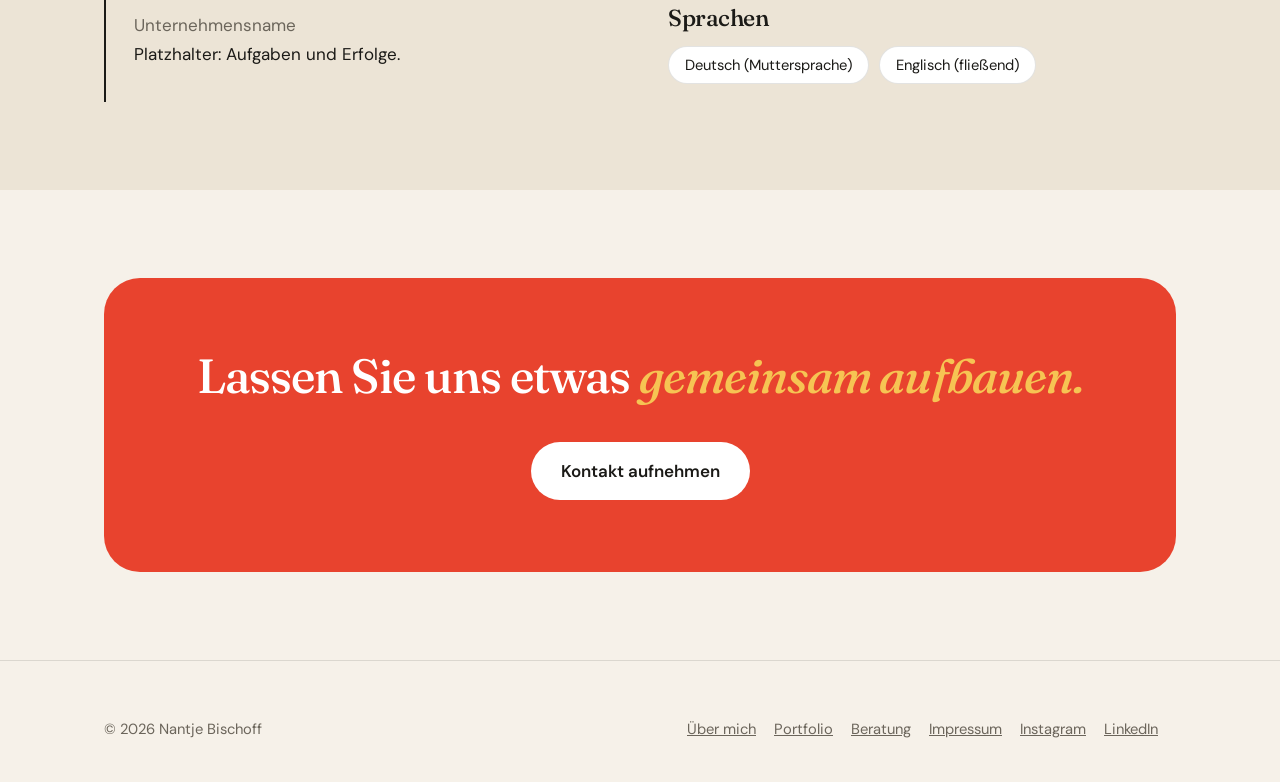
<file: ueber-mich.html>
<!doctype html>
<html lang="de" data-lang="de">
<head>
<meta charset="utf-8">
<meta name="viewport" content="width=device-width,initial-scale=1">
<title>Über mich · Nantje Bischoff</title>
<meta name="description" content="Über Nantje Bischoff: Hintergrund, Erfahrung und Lebenslauf.">
<link rel="alternate" hreflang="de" href="/ueber-mich">
<link rel="alternate" hreflang="en" href="/en/about">
<link rel="preconnect" href="https://fonts.googleapis.com">
<link rel="preconnect" href="https://fonts.gstatic.com" crossorigin>
<link href="https://fonts.googleapis.com/css2?family=DM+Sans:wght@400;500;700&family=Fraunces:ital,opsz,wght@0,9..144,400;0,9..144,500;0,9..144,600;1,9..144,400&display=swap" rel="stylesheet">
<link rel="stylesheet" href="/assets/style.css">
</head>
<body>
<header class="site"><div class="wrap">
  <a class="brand" href="/">Nantje<span>.</span></a>
  <button class="burger" aria-label="Menü">☰</button>
  <nav class="main">
    <a href="/ueber-mich" aria-current="page">Über mich</a>
    <a href="/portfolio">Portfolio</a>
    <a href="/social-media-beratung">Beratung</a>
    <a class="lang" href="/en/about" hreflang="en" lang="en" title="English">EN</a>
    <a class="cta" href="mailto:hello@example.com" data-site="email" data-attr="href" data-prefix="mailto:">Kontakt</a>
  </nav>
</div></header>

<main>
<div class="wrap page-head">
  <span class="eyebrow">Über mich</span>
  <h1>Hallo, ich bin <em>Nantje.</em></h1>
  <p class="lead" style="margin-top:20px">Sitz in Leipzig, tätig in ganz Deutschland.</p>
</div>

<section style="padding-top:32px"><div class="wrap split">
  <div>
    <p class="lead" style="color:var(--ink)">Platzhalter: ein starker Satz dazu, was Sie tun und warum.</p>
    <p style="margin-top:20px">Platzhalter-Absatz: Ihre Geschichte, wie Sie zu Social Media und politischer Kommunikation gekommen sind, was Sie antreibt und mit welchen Kundinnen und Kunden Sie am liebsten arbeiten. Durch eigene Worte ersetzen.</p>
    <p style="margin-top:16px">Platzhalter-Absatz: Ihr Ansatz und Ihre Werte, zum Beispiel ehrliche Kommunikation, datenbasierte Kreativität und Inhalte, die Menschen wirklich sehen wollen.</p>
    <div class="row"><a class="btn" href="/cv-de.pdf" download>Lebenslauf herunterladen (PDF)</a><a class="btn ghost" href="/social-media-beratung">Mein Angebot</a></div>
  </div>
  <div>
    <div class="portrait" data-portrait style="max-width:380px"><div class="ph"></div></div>
  </div>
</div></section>

<section class="alt"><div class="wrap split">
  <div>
    <span class="eyebrow">Erfahrung</span>
    <h2>Wo ich <em>gearbeitet habe.</em></h2>
    <div class="timeline" data-cv></div>
  </div>
  <div>
    <span class="eyebrow">Ausbildung</span>
    <h2>Wo ich <em>gelernt habe.</em></h2>
    <div class="timeline" data-edu></div>
    <h3 style="margin-top:20px">Kenntnisse</h3>
    <div class="pills" data-skills></div>
    <h3 style="margin-top:32px">Sprachen</h3>
    <div class="pills" data-languages></div>
  </div>
</div></section>

<section><div class="wrap">
  <div class="cta-band">
    <h2>Lassen Sie uns etwas <em>gemeinsam aufbauen.</em></h2>
    <a class="btn" href="mailto:hello@example.com" data-site="email" data-attr="href" data-prefix="mailto:">Kontakt aufnehmen</a>
  </div>
</div></section>
</main>

<footer class="site"><div class="wrap">
  <div>© <span data-year></span> <span data-site="name">Nantje Bischoff</span></div>
  <div><a href="/ueber-mich">Über mich</a><a href="/portfolio">Portfolio</a><a href="/social-media-beratung">Beratung</a><a href="/impressum">Impressum</a><a data-site="instagram" data-attr="href" href="#" target="_blank" rel="noopener">Instagram</a><a data-site="linkedin" data-attr="href" href="#" target="_blank" rel="noopener">LinkedIn</a></div>
</div></footer>
<script src="/assets/app.js"></script>
</body>
</html>
</file>
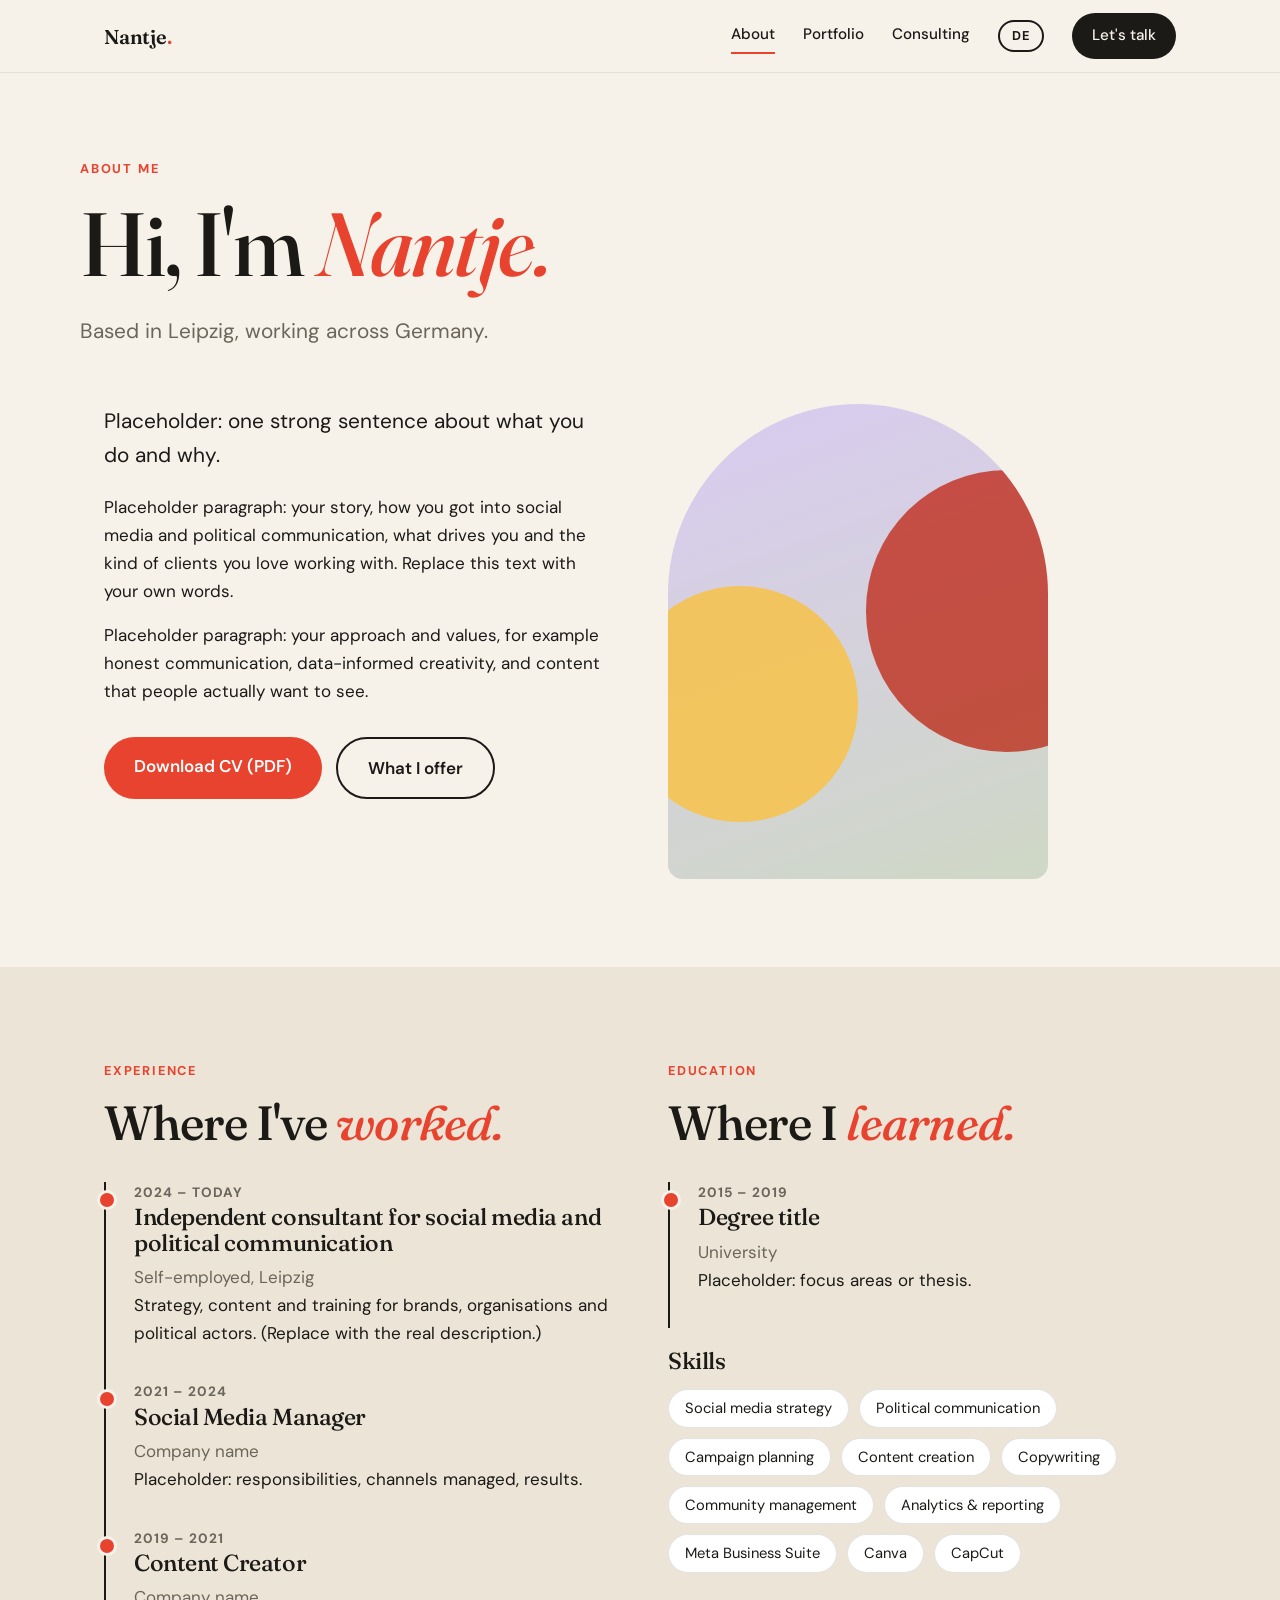
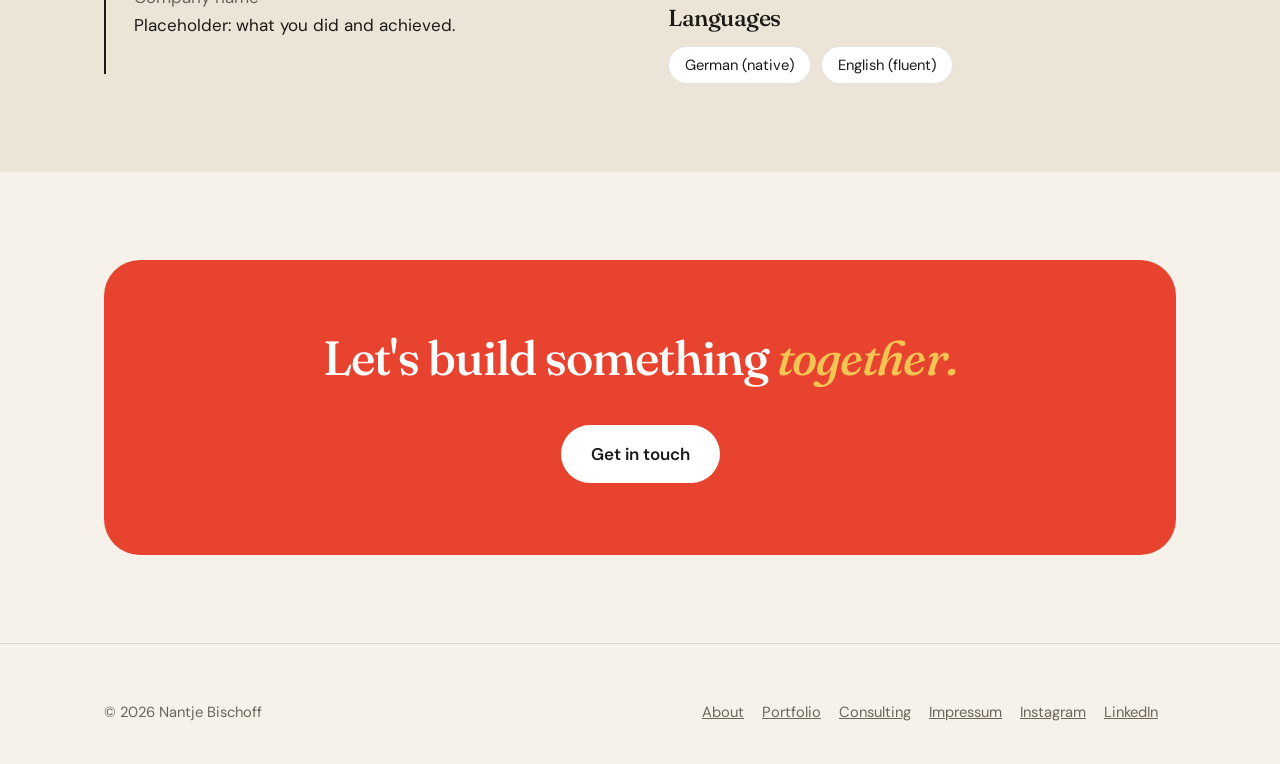
<file: en/about.html>
<!doctype html>
<html lang="en" data-lang="en">
<head>
<meta charset="utf-8">
<meta name="viewport" content="width=device-width,initial-scale=1">
<title>About · Nantje Bischoff</title>
<meta name="description" content="About Nantje Bischoff: background, experience and CV.">
<link rel="alternate" hreflang="de" href="/ueber-mich">
<link rel="alternate" hreflang="en" href="/en/about">
<link rel="preconnect" href="https://fonts.googleapis.com">
<link rel="preconnect" href="https://fonts.gstatic.com" crossorigin>
<link href="https://fonts.googleapis.com/css2?family=DM+Sans:wght@400;500;700&family=Fraunces:ital,opsz,wght@0,9..144,400;0,9..144,500;0,9..144,600;1,9..144,400&display=swap" rel="stylesheet">
<link rel="stylesheet" href="/assets/style.css">
</head>
<body>
<header class="site"><div class="wrap">
  <a class="brand" href="/en/">Nantje<span>.</span></a>
  <button class="burger" aria-label="Menu">☰</button>
  <nav class="main">
    <a href="/en/about" aria-current="page">About</a>
    <a href="/en/portfolio">Portfolio</a>
    <a href="/en/social-media-consulting">Consulting</a>
    <a class="lang" href="/ueber-mich" hreflang="de" lang="de" title="Deutsch">DE</a>
    <a class="cta" href="mailto:hello@example.com" data-site="email" data-attr="href" data-prefix="mailto:">Let's talk</a>
  </nav>
</div></header>

<main>
<div class="wrap page-head">
  <span class="eyebrow">About me</span>
  <h1>Hi, I'm <em>Nantje.</em></h1>
  <p class="lead" style="margin-top:20px">Based in Leipzig, working across Germany.</p>
</div>

<section style="padding-top:32px"><div class="wrap split">
  <div>
    <p class="lead" style="color:var(--ink)">Placeholder: one strong sentence about what you do and why.</p>
    <p style="margin-top:20px">Placeholder paragraph: your story, how you got into social media and political communication, what drives you and the kind of clients you love working with. Replace this text with your own words.</p>
    <p style="margin-top:16px">Placeholder paragraph: your approach and values, for example honest communication, data-informed creativity, and content that people actually want to see.</p>
    <div class="row"><a class="btn" href="/cv.pdf" download>Download CV (PDF)</a><a class="btn ghost" href="/en/social-media-consulting">What I offer</a></div>
  </div>
  <div>
    <div class="portrait" data-portrait style="max-width:380px"><div class="ph"></div></div>
  </div>
</div></section>

<section class="alt"><div class="wrap split">
  <div>
    <span class="eyebrow">Experience</span>
    <h2>Where I've <em>worked.</em></h2>
    <div class="timeline" data-cv></div>
  </div>
  <div>
    <span class="eyebrow">Education</span>
    <h2>Where I <em>learned.</em></h2>
    <div class="timeline" data-edu></div>
    <h3 style="margin-top:20px">Skills</h3>
    <div class="pills" data-skills></div>
    <h3 style="margin-top:32px">Languages</h3>
    <div class="pills" data-languages></div>
  </div>
</div></section>

<section><div class="wrap">
  <div class="cta-band">
    <h2>Let's build something <em>together.</em></h2>
    <a class="btn" href="mailto:hello@example.com" data-site="email" data-attr="href" data-prefix="mailto:">Get in touch</a>
  </div>
</div></section>
</main>

<footer class="site"><div class="wrap">
  <div>© <span data-year></span> <span data-site="name">Nantje Bischoff</span></div>
  <div><a href="/en/about">About</a><a href="/en/portfolio">Portfolio</a><a href="/en/social-media-consulting">Consulting</a><a href="/en/impressum">Impressum</a><a data-site="instagram" data-attr="href" href="#" target="_blank" rel="noopener">Instagram</a><a data-site="linkedin" data-attr="href" href="#" target="_blank" rel="noopener">LinkedIn</a></div>
</div></footer>
<script src="/assets/app.js"></script>
</body>
</html>
</file>
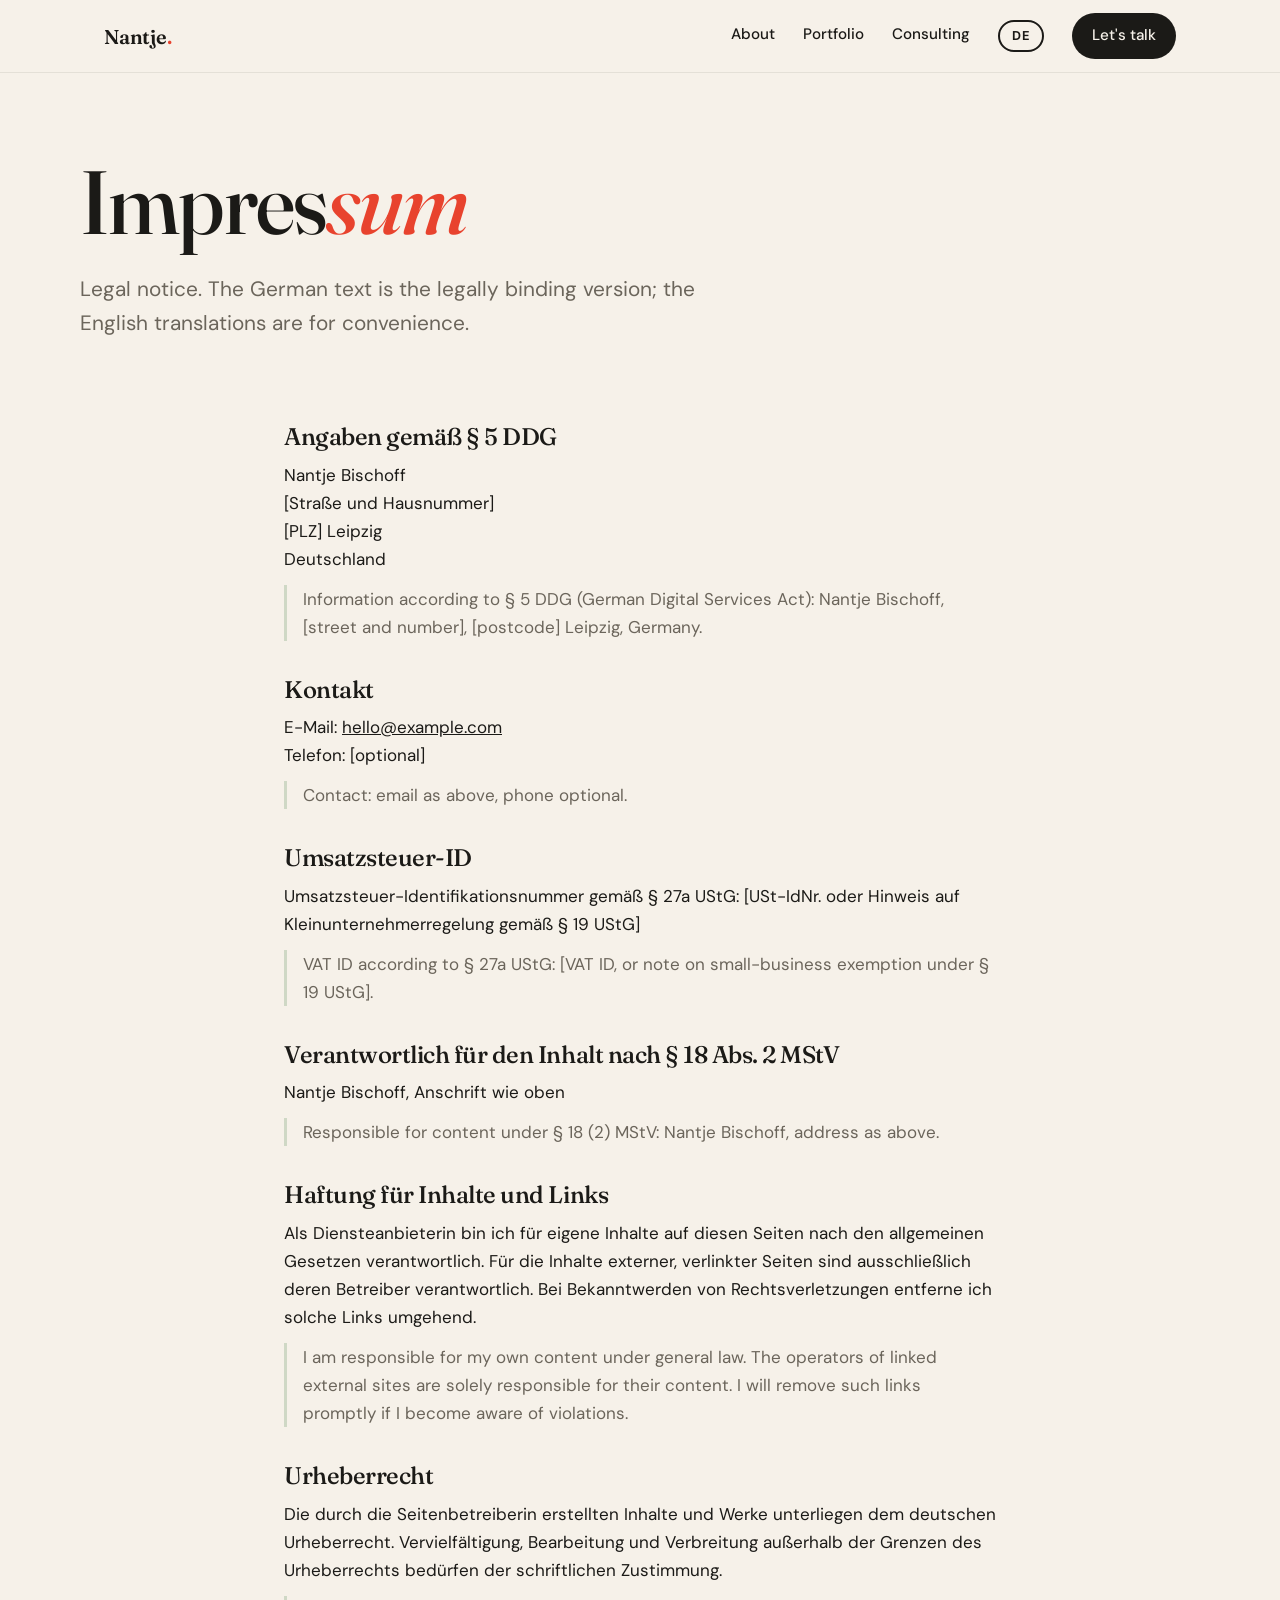
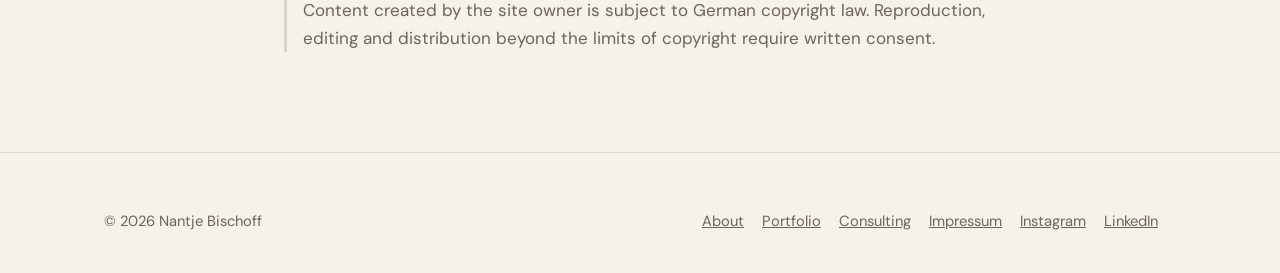
<file: en/impressum.html>
<!doctype html>
<html lang="en" data-lang="en">
<head>
<meta charset="utf-8">
<meta name="viewport" content="width=device-width,initial-scale=1">
<title>Impressum · Nantje Bischoff</title>
<meta name="description" content="Legal notice (Impressum) of Nantje Bischoff.">
<meta name="robots" content="noindex">
<link rel="alternate" hreflang="de" href="/impressum">
<link rel="alternate" hreflang="en" href="/en/impressum">
<link rel="preconnect" href="https://fonts.googleapis.com">
<link rel="preconnect" href="https://fonts.gstatic.com" crossorigin>
<link href="https://fonts.googleapis.com/css2?family=DM+Sans:wght@400;500;700&family=Fraunces:ital,opsz,wght@0,9..144,400;0,9..144,500;0,9..144,600;1,9..144,400&display=swap" rel="stylesheet">
<link rel="stylesheet" href="/assets/style.css">
</head>
<body>
<header class="site"><div class="wrap">
  <a class="brand" href="/en/">Nantje<span>.</span></a>
  <button class="burger" aria-label="Menu">☰</button>
  <nav class="main">
    <a href="/en/about">About</a>
    <a href="/en/portfolio">Portfolio</a>
    <a href="/en/social-media-consulting">Consulting</a>
    <a class="lang" href="/impressum" hreflang="de" lang="de" title="Deutsch">DE</a>
    <a class="cta" href="mailto:hello@example.com" data-site="email" data-attr="href" data-prefix="mailto:">Let's talk</a>
  </nav>
</div></header>

<main>
<div class="wrap page-head"><h1>Impres<em>sum</em></h1>
  <p class="lead" style="margin-top:20px">Legal notice. The German text is the legally binding version; the English translations are for convenience.</p></div>
<section style="padding-top:24px"><div class="wrap legal" style="max-width:760px">

<h2 lang="de">Angaben gemäß § 5 DDG</h2>
<address lang="de">
Nantje Bischoff<br>
[Straße und Hausnummer]<br>
[PLZ] Leipzig<br>
Deutschland
</address>
<p class="en">Information according to § 5 DDG (German Digital Services Act): Nantje Bischoff, [street and number], [postcode] Leipzig, Germany.</p>

<h2 lang="de">Kontakt</h2>
<p lang="de">E-Mail: <a data-site="email" data-attr="href" data-prefix="mailto:" href="mailto:hello@example.com"><span data-site="email">hello@example.com</span></a><br>
Telefon: [optional]</p>
<p class="en">Contact: email as above, phone optional.</p>

<h2 lang="de">Umsatzsteuer-ID</h2>
<p lang="de">Umsatzsteuer-Identifikationsnummer gemäß § 27a UStG: [USt-IdNr. oder Hinweis auf Kleinunternehmerregelung gemäß § 19 UStG]</p>
<p class="en">VAT ID according to § 27a UStG: [VAT ID, or note on small-business exemption under § 19 UStG].</p>

<h2 lang="de">Verantwortlich für den Inhalt nach § 18 Abs. 2 MStV</h2>
<address lang="de">Nantje Bischoff, Anschrift wie oben</address>
<p class="en">Responsible for content under § 18 (2) MStV: Nantje Bischoff, address as above.</p>

<h2 lang="de">Haftung für Inhalte und Links</h2>
<p lang="de">Als Diensteanbieterin bin ich für eigene Inhalte auf diesen Seiten nach den allgemeinen Gesetzen verantwortlich. Für die Inhalte externer, verlinkter Seiten sind ausschließlich deren Betreiber verantwortlich. Bei Bekanntwerden von Rechtsverletzungen entferne ich solche Links umgehend.</p>
<p class="en">I am responsible for my own content under general law. The operators of linked external sites are solely responsible for their content. I will remove such links promptly if I become aware of violations.</p>

<h2 lang="de">Urheberrecht</h2>
<p lang="de">Die durch die Seitenbetreiberin erstellten Inhalte und Werke unterliegen dem deutschen Urheberrecht. Vervielfältigung, Bearbeitung und Verbreitung außerhalb der Grenzen des Urheberrechts bedürfen der schriftlichen Zustimmung.</p>
<p class="en">Content created by the site owner is subject to German copyright law. Reproduction, editing and distribution beyond the limits of copyright require written consent.</p>

</div></section>
</main>

<footer class="site"><div class="wrap">
  <div>© <span data-year></span> <span data-site="name">Nantje Bischoff</span></div>
  <div><a href="/en/about">About</a><a href="/en/portfolio">Portfolio</a><a href="/en/social-media-consulting">Consulting</a><a href="/en/impressum">Impressum</a><a data-site="instagram" data-attr="href" href="#" target="_blank" rel="noopener">Instagram</a><a data-site="linkedin" data-attr="href" href="#" target="_blank" rel="noopener">LinkedIn</a></div>
</div></footer>
<script src="/assets/app.js"></script>
</body>
</html>
</file>
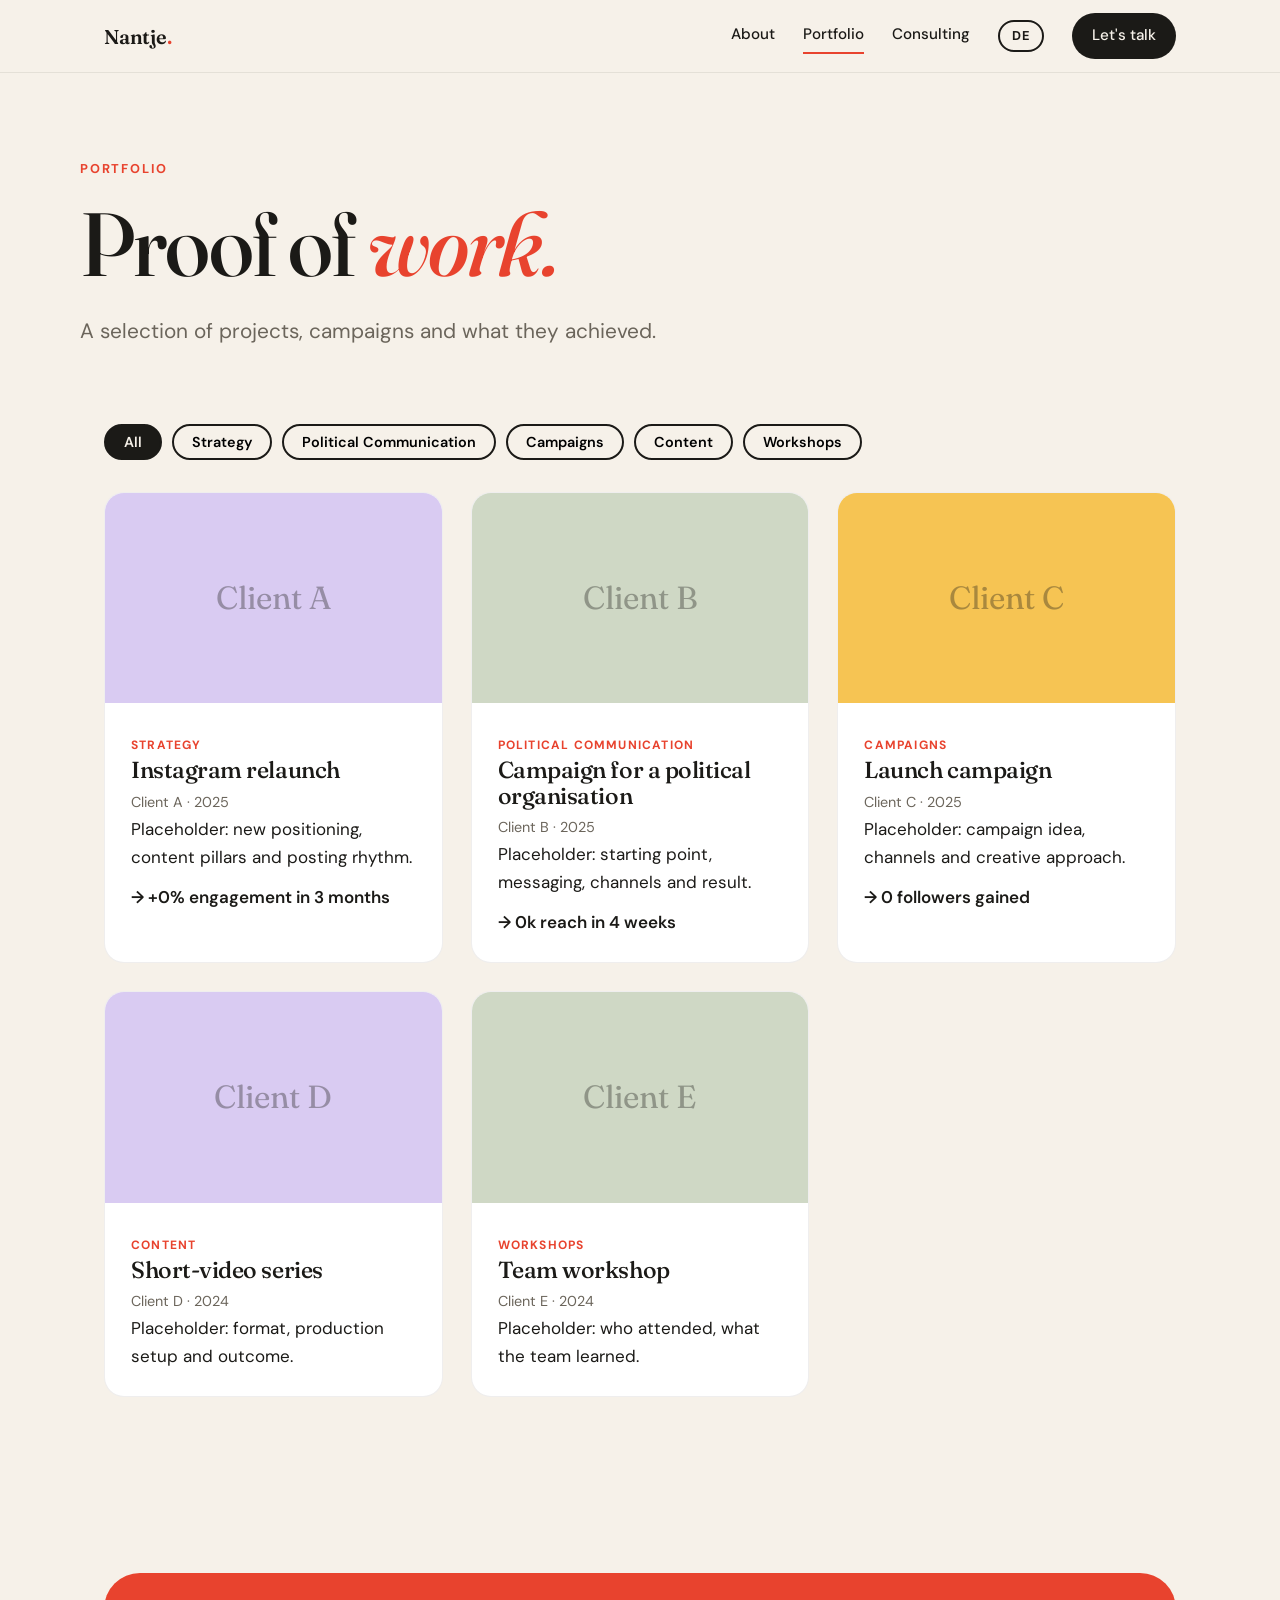
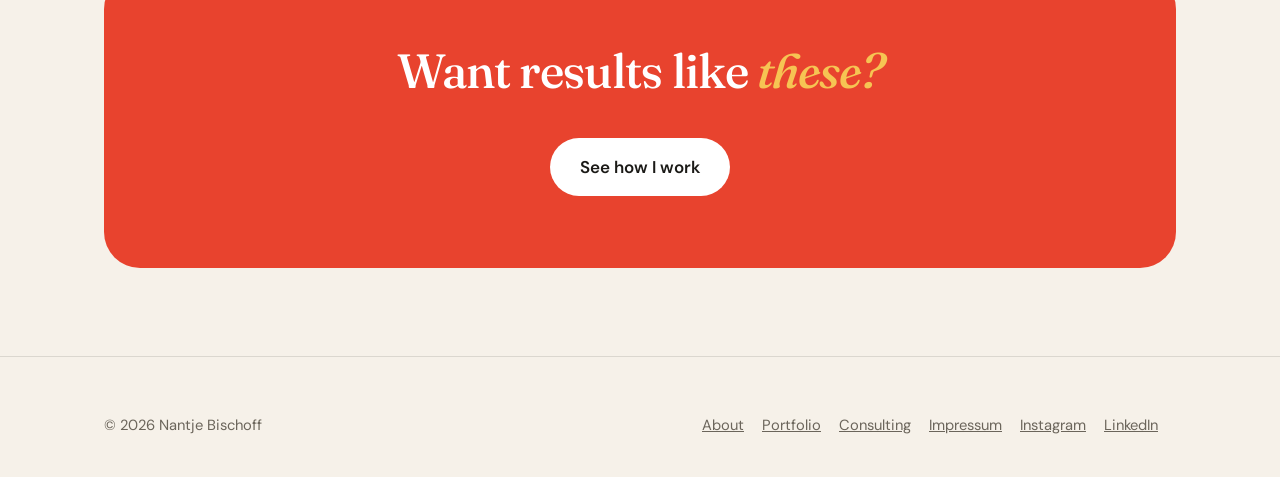
<file: en/portfolio.html>
<!doctype html>
<html lang="en" data-lang="en">
<head>
<meta charset="utf-8">
<meta name="viewport" content="width=device-width,initial-scale=1">
<title>Portfolio · Nantje Bischoff</title>
<meta name="description" content="Selected social media and political communication projects by Nantje Bischoff.">
<link rel="alternate" hreflang="de" href="/portfolio">
<link rel="alternate" hreflang="en" href="/en/portfolio">
<link rel="preconnect" href="https://fonts.googleapis.com">
<link rel="preconnect" href="https://fonts.gstatic.com" crossorigin>
<link href="https://fonts.googleapis.com/css2?family=DM+Sans:wght@400;500;700&family=Fraunces:ital,opsz,wght@0,9..144,400;0,9..144,500;0,9..144,600;1,9..144,400&display=swap" rel="stylesheet">
<link rel="stylesheet" href="/assets/style.css">
</head>
<body>
<header class="site"><div class="wrap">
  <a class="brand" href="/en/">Nantje<span>.</span></a>
  <button class="burger" aria-label="Menu">☰</button>
  <nav class="main">
    <a href="/en/about">About</a>
    <a href="/en/portfolio" aria-current="page">Portfolio</a>
    <a href="/en/social-media-consulting">Consulting</a>
    <a class="lang" href="/portfolio" hreflang="de" lang="de" title="Deutsch">DE</a>
    <a class="cta" href="mailto:hello@example.com" data-site="email" data-attr="href" data-prefix="mailto:">Let's talk</a>
  </nav>
</div></header>

<main>
<div class="wrap page-head">
  <span class="eyebrow">Portfolio</span>
  <h1>Proof of <em>work.</em></h1>
  <p class="lead" style="margin-top:20px">A selection of projects, campaigns and what they achieved.</p>
</div>

<section style="padding-top:24px"><div class="wrap">
  <div class="filters" data-filters></div>
  <div class="work" data-work></div>
</div></section>

<section><div class="wrap">
  <div class="cta-band">
    <h2>Want results like <em>these?</em></h2>
    <a class="btn" href="/en/social-media-consulting">See how I work</a>
  </div>
</div></section>
</main>

<footer class="site"><div class="wrap">
  <div>© <span data-year></span> <span data-site="name">Nantje Bischoff</span></div>
  <div><a href="/en/about">About</a><a href="/en/portfolio">Portfolio</a><a href="/en/social-media-consulting">Consulting</a><a href="/en/impressum">Impressum</a><a data-site="instagram" data-attr="href" href="#" target="_blank" rel="noopener">Instagram</a><a data-site="linkedin" data-attr="href" href="#" target="_blank" rel="noopener">LinkedIn</a></div>
</div></footer>
<script src="/assets/app.js"></script>
</body>
</html>
</file>
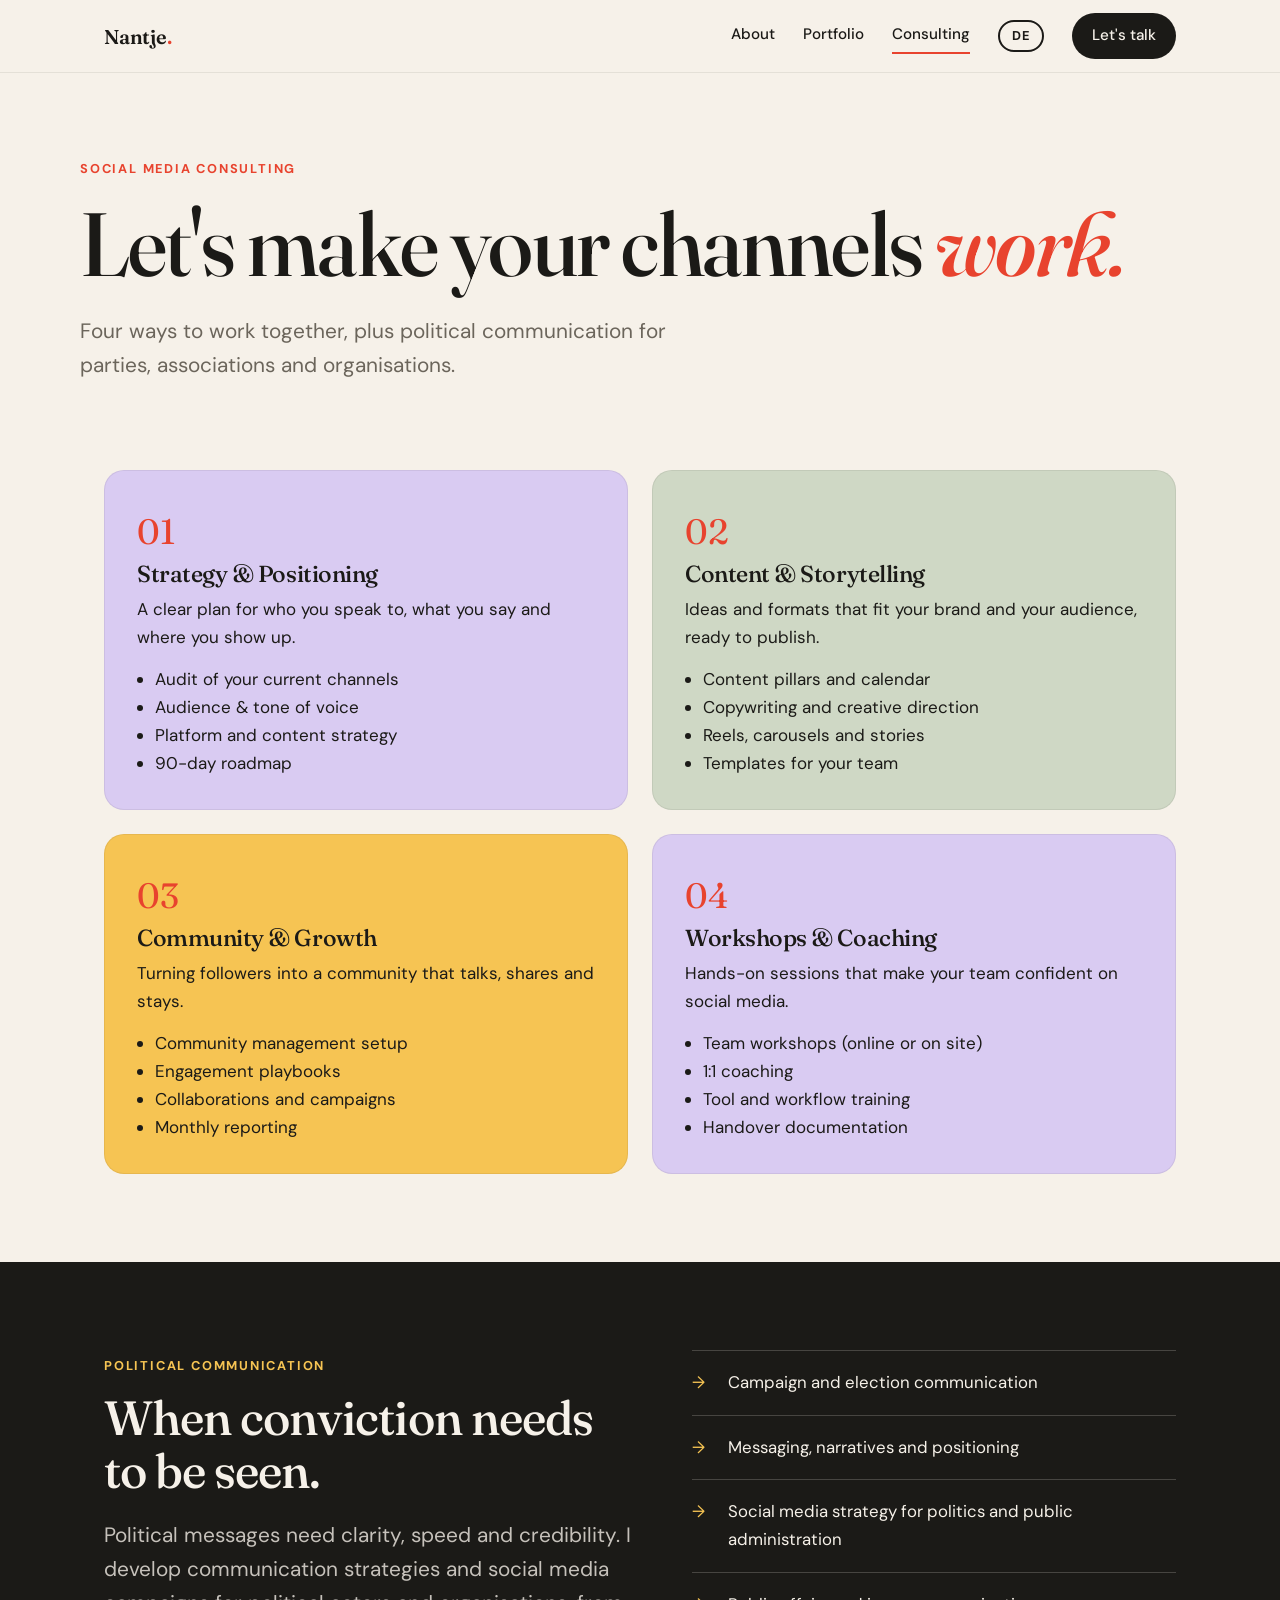
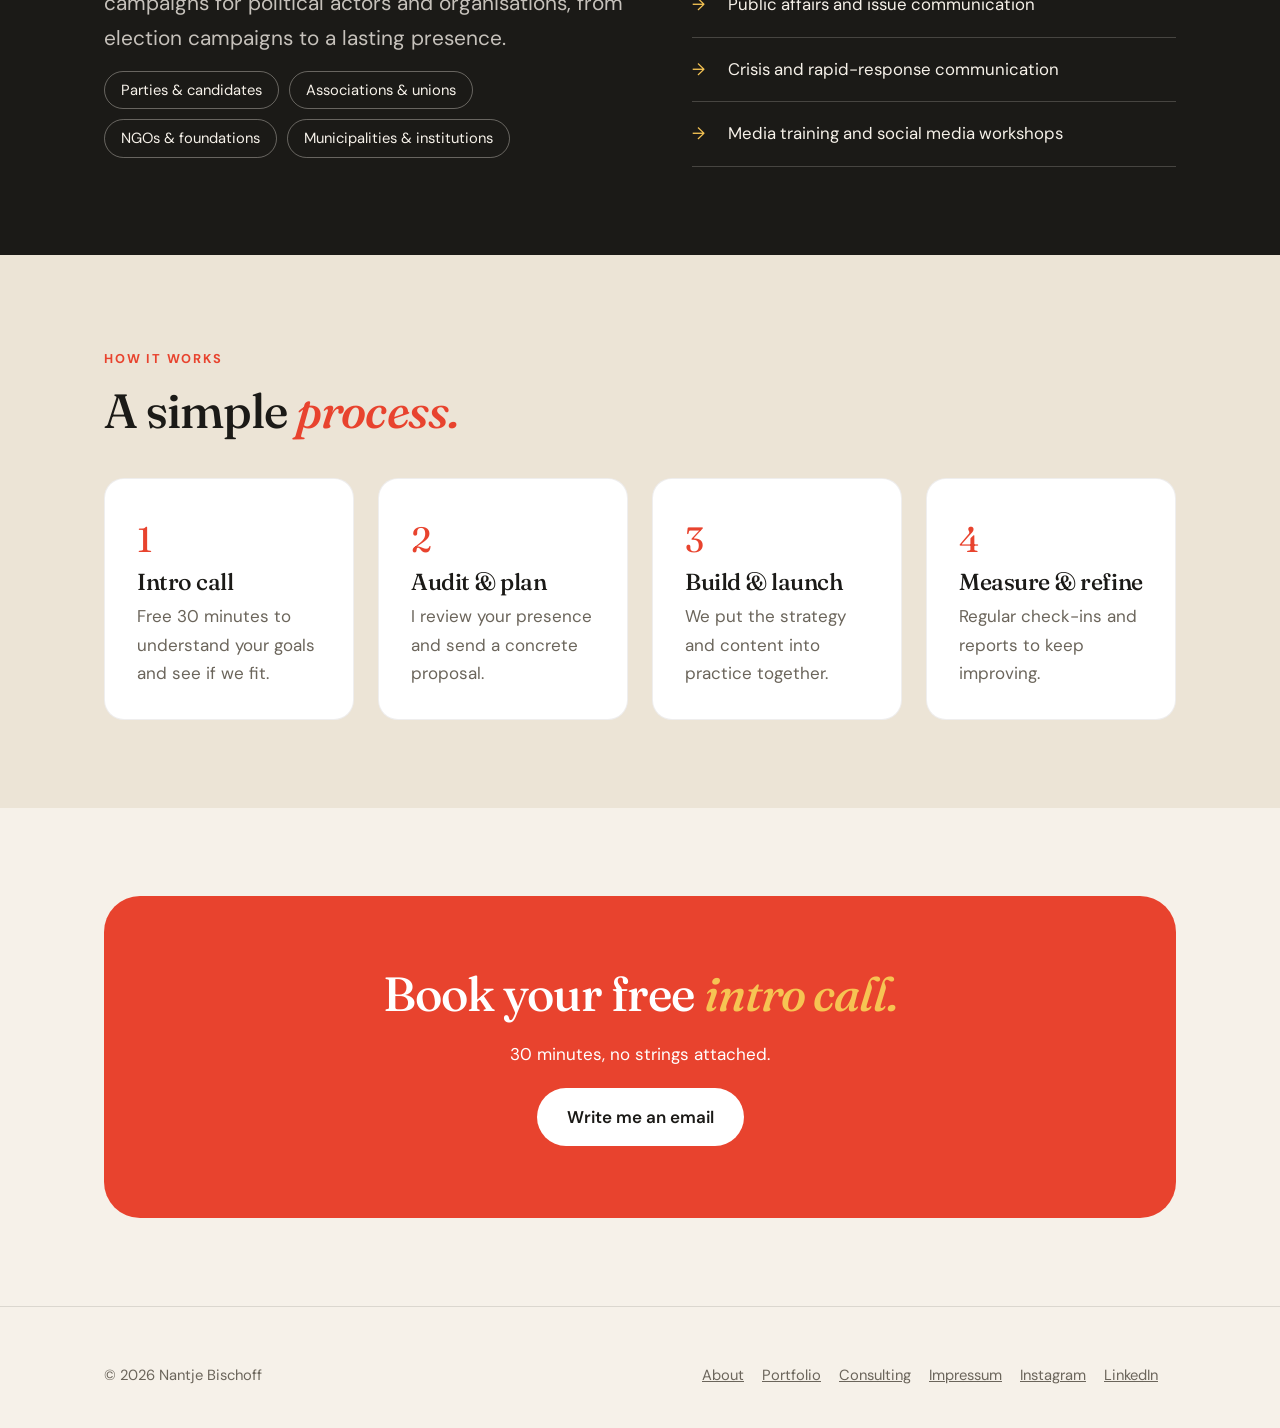
<file: en/social-media-consulting.html>
<!doctype html>
<html lang="en" data-lang="en">
<head>
<meta charset="utf-8">
<meta name="viewport" content="width=device-width,initial-scale=1">
<title>Social Media Consulting · Nantje Bischoff</title>
<meta name="description" content="Social media strategy, political communication, content, community and workshops with Nantje Bischoff.">
<link rel="alternate" hreflang="de" href="/social-media-beratung">
<link rel="alternate" hreflang="en" href="/en/social-media-consulting">
<link rel="preconnect" href="https://fonts.googleapis.com">
<link rel="preconnect" href="https://fonts.gstatic.com" crossorigin>
<link href="https://fonts.googleapis.com/css2?family=DM+Sans:wght@400;500;700&family=Fraunces:ital,opsz,wght@0,9..144,400;0,9..144,500;0,9..144,600;1,9..144,400&display=swap" rel="stylesheet">
<link rel="stylesheet" href="/assets/style.css">
</head>
<body>
<header class="site"><div class="wrap">
  <a class="brand" href="/en/">Nantje<span>.</span></a>
  <button class="burger" aria-label="Menu">☰</button>
  <nav class="main">
    <a href="/en/about">About</a>
    <a href="/en/portfolio">Portfolio</a>
    <a href="/en/social-media-consulting" aria-current="page">Consulting</a>
    <a class="lang" href="/social-media-beratung" hreflang="de" lang="de" title="Deutsch">DE</a>
    <a class="cta" href="mailto:hello@example.com" data-site="email" data-attr="href" data-prefix="mailto:">Let's talk</a>
  </nav>
</div></header>

<main>
<div class="wrap page-head">
  <span class="eyebrow">Social Media Consulting</span>
  <h1>Let's make your channels <em>work.</em></h1>
  <p class="lead" style="margin-top:20px">Four ways to work together, plus political communication for parties, associations and organisations.</p>
</div>

<section style="padding-top:24px"><div class="wrap"><div class="cards" data-services></div></div></section>

<section class="political" id="politik"><div class="wrap" data-political></div></section>

<section class="alt"><div class="wrap">
  <span class="eyebrow">How it works</span>
  <h2>A simple <em>process.</em></h2>
  <div class="cards" data-steps></div>
</div></section>

<section><div class="wrap">
  <div class="cta-band">
    <h2>Book your free <em>intro call.</em></h2>
    <p>30 minutes, no strings attached.</p>
    <a class="btn" href="mailto:hello@example.com" data-site="email" data-attr="href" data-prefix="mailto:">Write me an email</a>
  </div>
</div></section>
</main>

<footer class="site"><div class="wrap">
  <div>© <span data-year></span> <span data-site="name">Nantje Bischoff</span></div>
  <div><a href="/en/about">About</a><a href="/en/portfolio">Portfolio</a><a href="/en/social-media-consulting">Consulting</a><a href="/en/impressum">Impressum</a><a data-site="instagram" data-attr="href" href="#" target="_blank" rel="noopener">Instagram</a><a data-site="linkedin" data-attr="href" href="#" target="_blank" rel="noopener">LinkedIn</a></div>
</div></footer>
<script src="/assets/app.js"></script>
</body>
</html>
</file>
<file: assets/style.css>
:root{
  --bg:#f6f1e9; --bg-alt:#ece4d6; --ink:#1b1a17; --muted:#6b655b;
  --accent:#e8432e; --accent-ink:#fff; --sage:#cfd8c5; --lilac:#d9cbf2; --sun:#f6c453;
  --radius:20px; --max:1120px;
  --serif:'Fraunces',Georgia,serif; --sans:'DM Sans',system-ui,sans-serif;
}
*{box-sizing:border-box;margin:0;padding:0}
html{scroll-behavior:smooth}
body{background:var(--bg);color:var(--ink);font-family:var(--sans);font-size:17px;line-height:1.65;-webkit-font-smoothing:antialiased}
img{max-width:100%;display:block}
a{color:inherit}
.wrap{max-width:var(--max);margin:0 auto;padding:0 24px}

/* header */
header.site{position:sticky;top:0;z-index:50;background:rgba(246,241,233,.88);backdrop-filter:blur(10px);border-bottom:1px solid rgba(27,26,23,.08)}
header.site .wrap{display:flex;align-items:center;justify-content:space-between;height:72px}
.brand{font-family:var(--serif);font-weight:600;font-size:1.25rem;text-decoration:none;letter-spacing:-.01em}
.brand span{color:var(--accent)}
nav.main{display:flex;gap:28px;align-items:center}
nav.main a{text-decoration:none;font-weight:500;font-size:.95rem;padding:4px 0;border-bottom:2px solid transparent}
nav.main a:hover,nav.main a[aria-current="page"]{border-color:var(--accent)}
nav.main a.cta{background:var(--ink);color:var(--bg);padding:10px 20px;border-radius:999px;border:0}
nav.main a.cta:hover{background:var(--accent)}
.burger{display:none;background:none;border:0;font-size:1.6rem;cursor:pointer;color:var(--ink)}

/* type */
h1,h2,h3{font-family:var(--serif);font-weight:500;line-height:1.1;letter-spacing:-.02em}
h1{font-size:clamp(2.8rem,7vw,5.6rem)}
h2{font-size:clamp(2rem,4vw,3rem);margin-bottom:20px}
h3{font-size:1.45rem;margin-bottom:8px}
h1 em,h2 em{font-style:italic;color:var(--accent)}
.eyebrow{display:inline-block;font-size:.8rem;font-weight:700;letter-spacing:.14em;text-transform:uppercase;color:var(--accent);margin-bottom:16px}
.lead{font-size:1.3rem;max-width:620px;color:var(--muted)}
section{padding:88px 0}
.alt{background:var(--bg-alt)}

/* buttons */
.btn{display:inline-block;text-decoration:none;font-weight:600;padding:15px 30px;border-radius:999px;background:var(--accent);color:var(--accent-ink);transition:transform .15s,box-shadow .15s}
.btn:hover{transform:translateY(-2px);box-shadow:0 10px 24px rgba(232,67,46,.3)}
.btn.ghost{background:transparent;color:var(--ink);border:2px solid var(--ink)}
.btn.ghost:hover{background:var(--ink);color:var(--bg);box-shadow:none}
.row{display:flex;gap:14px;flex-wrap:wrap;margin-top:32px}

/* hero */
.hero{padding:96px 0 72px}
.hero .grid{display:grid;grid-template-columns:1.4fr 1fr;gap:56px;align-items:center}
.hero p.lead{margin-top:26px}
.portrait{aspect-ratio:4/5;border-radius:260px 260px var(--radius) var(--radius);background:linear-gradient(160deg,var(--lilac),var(--sage));overflow:hidden;position:relative}
.portrait img{width:100%;height:100%;object-fit:cover}
.portrait .ph{position:absolute;inset:0;overflow:hidden}
.portrait .ph::before{content:"";position:absolute;width:62%;aspect-ratio:1;border-radius:50%;background:var(--sun);left:-12%;bottom:12%;opacity:.9}
.portrait .ph::after{content:"";position:absolute;width:74%;aspect-ratio:1;border-radius:50%;background:var(--accent);right:-26%;top:14%;mix-blend-mode:multiply;opacity:.85}
.sticker{position:absolute;right:-8px;bottom:36px;background:var(--sun);padding:12px 20px;border-radius:999px;font-weight:700;font-size:.9rem;transform:rotate(-6deg);box-shadow:0 8px 20px rgba(0,0,0,.12)}
.portrait-wrap{position:relative}
.marquee{border-block:1px solid rgba(27,26,23,.12);overflow:hidden;padding:18px 0;background:var(--bg)}
.marquee div{display:flex;gap:48px;white-space:nowrap;width:max-content;animation:slide 28s linear infinite;font-family:var(--serif);font-size:1.5rem;font-style:italic}
.marquee span::after{content:"✺";color:var(--accent);margin-left:48px;font-style:normal}
@keyframes slide{to{transform:translateX(-50%)}}

/* cards */
.cards{display:grid;grid-template-columns:repeat(auto-fit,minmax(280px,1fr));gap:24px;margin-top:40px}
.card{background:#fff;border-radius:var(--radius);padding:32px;border:1px solid rgba(27,26,23,.07);transition:transform .2s}
.card:hover{transform:translateY(-4px)}
.card .num{font-family:var(--serif);font-size:2.2rem;color:var(--accent)}
.card p{color:var(--muted)}
.card ul{margin:14px 0 0 18px;color:var(--muted)}
.card.tint-1{background:var(--lilac)} .card.tint-2{background:var(--sage)} .card.tint-3{background:var(--sun)}
.card.tint-1 p,.card.tint-2 p,.card.tint-3 p,.card.tint-1 ul,.card.tint-2 ul,.card.tint-3 ul{color:var(--ink)}
.stats{display:grid;grid-template-columns:repeat(auto-fit,minmax(180px,1fr));gap:24px;margin-top:48px}
.stat strong{display:block;font-family:var(--serif);font-size:3rem;line-height:1}
.stat span{color:var(--muted);font-size:.95rem}

/* portfolio */
.filters{display:flex;gap:10px;flex-wrap:wrap;margin:28px 0 8px}
.chip{border:2px solid var(--ink);background:none;border-radius:999px;padding:7px 18px;font:600 .9rem var(--sans);cursor:pointer}
.chip.on,.chip:hover{background:var(--ink);color:var(--bg)}
.work{display:grid;grid-template-columns:repeat(auto-fill,minmax(320px,1fr));gap:28px;margin-top:32px}
.work article{background:#fff;border-radius:var(--radius);overflow:hidden;border:1px solid rgba(27,26,23,.07)}
.work .thumb{aspect-ratio:16/10;background:var(--lilac);display:grid;place-items:center;font-family:var(--serif);font-size:2rem;color:rgba(27,26,23,.35);overflow:hidden}
.work article:nth-child(3n+2) .thumb{background:var(--sage)}
.work article:nth-child(3n) .thumb{background:var(--sun)}
.work .thumb img{width:100%;height:100%;object-fit:cover}
.work .body{padding:26px}
.tag{font-size:.75rem;font-weight:700;letter-spacing:.1em;text-transform:uppercase;color:var(--accent)}
.result{margin-top:12px;font-weight:600}
.work a.more{display:inline-block;margin-top:14px;font-weight:600}

/* timeline */
.timeline{margin-top:32px;border-left:2px solid var(--ink);padding-left:28px}
.timeline .item{position:relative;padding-bottom:34px}
.timeline .item::before{content:"";position:absolute;left:-37px;top:8px;width:14px;height:14px;border-radius:50%;background:var(--accent);border:3px solid var(--bg)}
.timeline .when{font-size:.85rem;font-weight:700;letter-spacing:.08em;text-transform:uppercase;color:var(--muted)}
.timeline .org{color:var(--muted)}
.split{display:grid;grid-template-columns:1fr 1fr;gap:56px}
.pills{display:flex;flex-wrap:wrap;gap:10px;margin-top:16px}
.pills span{background:#fff;border:1px solid rgba(27,26,23,.12);padding:6px 16px;border-radius:999px;font-size:.92rem}

/* cta + footer */
.cta-band{background:var(--accent);color:#fff;text-align:center;border-radius:36px;padding:72px 24px}
.cta-band h2 em{color:var(--sun)}
.cta-band .btn{background:#fff;color:var(--ink);margin-top:20px}
footer.site{padding:56px 0 40px;border-top:1px solid rgba(27,26,23,.12);font-size:.92rem;color:var(--muted)}
footer.site .wrap{display:flex;justify-content:space-between;gap:24px;flex-wrap:wrap}
footer.site a{margin-right:18px}
.legal h2{font-size:1.5rem;margin:36px 0 10px}
.legal p,.legal address{margin-bottom:12px;font-style:normal}
.legal .en{color:var(--muted);border-left:3px solid var(--sage);padding-left:16px}
.page-head{padding:80px 0 24px}

@media (max-width:820px){
  .burger{display:block}
  nav.main{position:absolute;top:72px;left:0;right:0;background:var(--bg);flex-direction:column;padding:24px;gap:18px;border-bottom:1px solid rgba(27,26,23,.1);display:none}
  nav.main.open{display:flex}
  .hero .grid,.split{grid-template-columns:1fr}
  .portrait-wrap{max-width:380px}
  section{padding:64px 0}
}
@media (prefers-reduced-motion:reduce){.marquee div{animation:none}html{scroll-behavior:auto}}

/* language switch */
nav.main a.lang{font-size:.8rem;font-weight:700;letter-spacing:.08em;border:2px solid var(--ink);border-radius:999px;padding:3px 12px}
nav.main a.lang:hover{background:var(--ink);color:var(--bg)}

/* hero tags */
.tags{display:flex;flex-wrap:wrap;gap:10px;margin-top:28px}
.tags span{font-size:.85rem;font-weight:600;border:1px solid rgba(27,26,23,.25);border-radius:999px;padding:5px 14px}

/* political communication band */
.political{background:var(--ink);color:var(--bg)}
.political .lead{color:rgba(246,241,233,.78)}
.political h2 em,.political .eyebrow{color:var(--sun)}
.political .pills span{background:transparent;border-color:rgba(246,241,233,.35);color:var(--bg)}
.political .btn{background:var(--sun);color:var(--ink)}
.pol-grid{display:grid;grid-template-columns:1.1fr 1fr;gap:56px;align-items:start}
.pol-list{list-style:none;border-top:1px solid rgba(246,241,233,.2)}
.pol-list li{padding:18px 0 18px 36px;border-bottom:1px solid rgba(246,241,233,.2);position:relative;font-size:1.05rem}
.pol-list li::before{content:"→";position:absolute;left:0;color:var(--sun)}

/* clients */
.clients{display:grid;grid-template-columns:repeat(auto-fit,minmax(170px,1fr));gap:16px;margin-top:36px}
.client{display:grid;place-items:center;min-height:96px;background:#fff;border:1px solid rgba(27,26,23,.08);border-radius:var(--radius);padding:18px 22px;text-decoration:none;font-family:var(--serif);font-size:1.15rem;color:var(--muted);transition:transform .2s}
.client:hover{transform:translateY(-3px)}
.client img{max-height:48px;width:auto;filter:grayscale(1);opacity:.8;transition:filter .2s,opacity .2s}
.client:hover img{filter:none;opacity:1}
.stats.after{margin-top:56px;padding-top:40px;border-top:1px solid rgba(27,26,23,.15)}
@media (max-width:820px){.pol-grid{grid-template-columns:1fr;gap:32px}}

/* even grids */
.cards[data-services]{grid-template-columns:repeat(2,1fr)}
.cards[data-steps]{grid-template-columns:repeat(4,1fr)}
.clients{grid-template-columns:repeat(6,1fr)}
@media (max-width:1000px){.cards[data-steps]{grid-template-columns:repeat(2,1fr)}.clients{grid-template-columns:repeat(3,1fr)}}
@media (max-width:640px){.cards[data-services],.cards[data-steps]{grid-template-columns:1fr}.clients{grid-template-columns:repeat(2,1fr)}}
</file>
